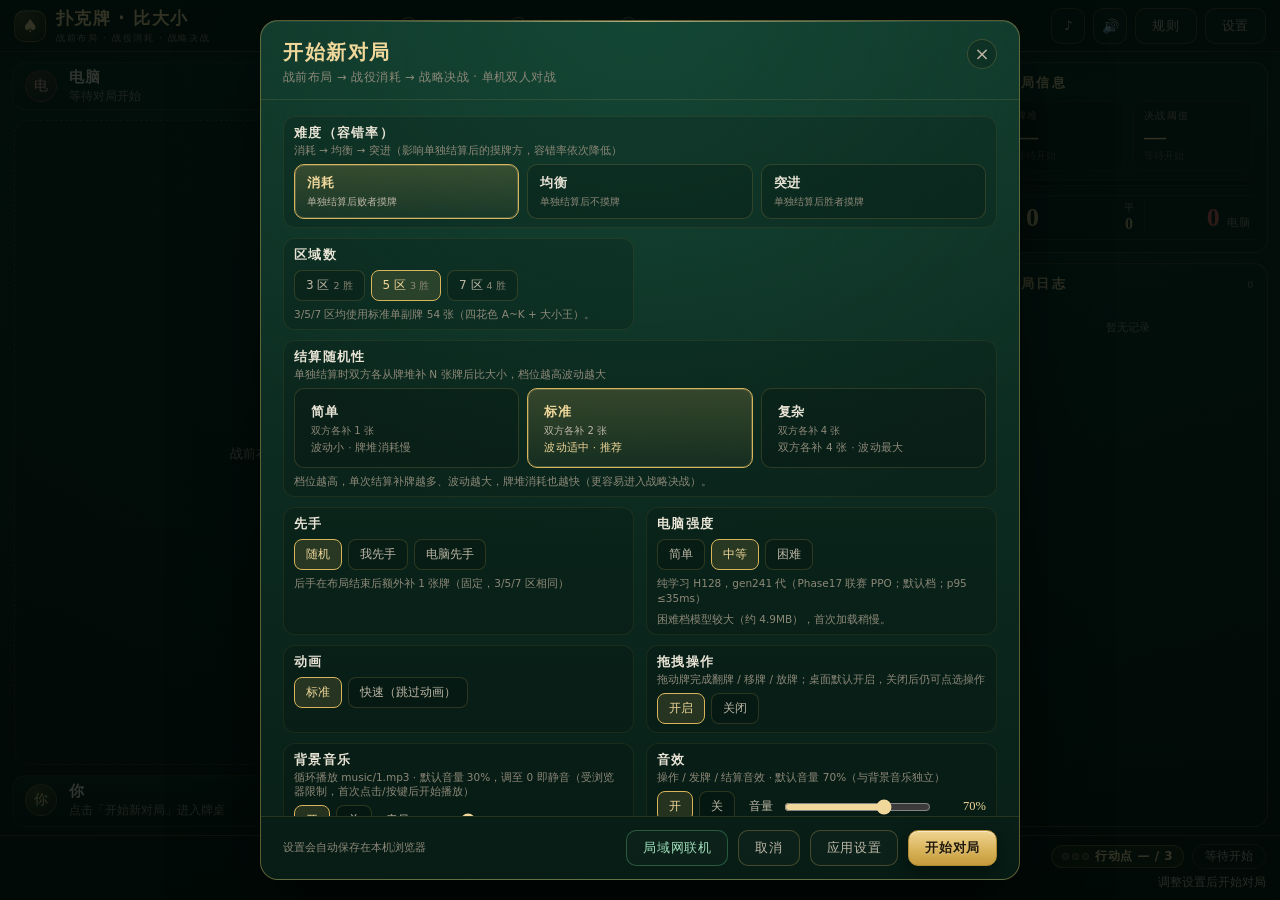
<file: index.html>
<!DOCTYPE html>
<html lang="zh-CN">
<head>
  <meta charset="utf-8" />
  <meta name="viewport" content="width=device-width, initial-scale=1" />
  <meta name="color-scheme" content="dark" />
  <title>扑克牌 · 比大小</title>
  <meta name="description" content="单机卡牌策略游戏：战前布局 → 战役消耗 → 战略决战。离线可直接打开游玩。" />
  <link rel="icon" href="data:image/svg+xml,%3Csvg xmlns='http://www.w3.org/2000/svg' viewBox='0 0 32 32'%3E%3Crect width='32' height='32' rx='7' fill='%230b3327'/%3E%3Ctext x='16' y='24' font-size='22' text-anchor='middle' fill='%23d9b45b'%3E%E2%99%A0%3C/text%3E%3C/svg%3E" />
  <link rel="stylesheet" href="css/style.css" />
</head>
<body>
  <div id="app" class="app"></div>
  <noscript>
    <div class="noscript-tip">本游戏需要启用 JavaScript 才能游玩，请在浏览器设置中开启后刷新页面。</div>
  </noscript>

  <!-- 加载顺序固定：engine → ai → ai-ml → ai-pure-simple（简单 gen60 H96） → ai-pure（中等 gen241 H128） → ai-pure-hard（困难 交付 H192 gen436） → net → music → sfx → ui → main（传统 script，file:// 可直接运行） -->
  <script src="js/engine.js"></script>
  <script src="js/ai.js"></script>
  <script src="js/ai-ml.js"></script>
  <script src="js/ai-pure-simple.js"></script>
  <script src="js/ai-pure.js"></script>
  <script src="js/ai-pure-hard.js"></script>
  <script src="js/net.js"></script>
  <script src="js/music.js"></script>
  <script src="js/sfx.js"></script>
  <script src="js/ui.js"></script>
  <script src="js/main.js"></script>
</body>
</html>
</file>
<file: css/style.css>
/* =========================================================================
 * 扑克牌 · 比大小 —— 全部样式（暗绿牌桌 + 金色质感 + 羊皮纸卡片）
 * 视觉规范：docs/UI-SPEC.md
 * ========================================================================= */

/* ------------------------------------------------------------------ *
 * 变量与基础
 * ------------------------------------------------------------------ */
:root {
  --felt-0: #071f18;
  --felt-1: #0b3327;
  --felt-2: #14503c;
  --gold: #d9b45b;
  --gold-soft: #f0d79a;
  --gold-dim: rgba(217, 180, 91, 0.32);
  --ink: #e9e4d6;
  --ink-dim: #bcb6a5;
  --ink-faint: #8d8878;
  --red: #d9534f;
  --win: #5fc98a;
  --lose: #e0605e;
  --tie: #b9a97a;
  --card-bg: #f7f1e3;
  --card-ink: #1d1a14;
  --panel: rgba(8, 34, 26, 0.72);
  --line: rgba(217, 180, 91, 0.22);
  --shadow: 0 18px 40px rgba(0, 0, 0, 0.45);
  --font-ui: "Microsoft YaHei", "PingFang SC", "Noto Sans SC", system-ui, sans-serif;
  --font-serif: Georgia, "Times New Roman", "Songti SC", serif;
  --mini-w: 46px;
  --mini-h: 64px;
  --hand-w: 58px;
  --hand-h: 82px;
}

* { box-sizing: border-box; }

html, body {
  height: 100%;
  margin: 0;
}

body {
  font-family: var(--font-ui);
  color: var(--ink);
  background:
    radial-gradient(120% 90% at 50% 0%, #17553f 0%, #0c3528 42%, #071f18 78%, #04130e 100%);
  overflow: hidden;
  -webkit-font-smoothing: antialiased;
}

body::after {
  content: "";
  position: fixed;
  inset: 0;
  pointer-events: none;
  z-index: 0;
  background:
    radial-gradient(80% 60% at 50% 45%, transparent 0%, rgba(3, 14, 10, 0.55) 100%),
    repeating-linear-gradient(0deg, rgba(255, 255, 255, 0.012) 0 1px, transparent 1px 3px);
}

button { font-family: inherit; }

button:focus-visible,
[tabindex]:focus-visible {
  outline: 2px solid var(--gold-soft);
  outline-offset: 2px;
}

kbd { font-family: var(--font-serif); }

/* ------------------------------------------------------------------ *
 * 应用骨架
 * ------------------------------------------------------------------ */
.app {
  position: relative;
  z-index: 1;
  height: 100vh;
  display: flex;
  flex-direction: column;
  min-height: 0;
}

/* ------------------------------------------------------------------ *
 * 顶栏
 * ------------------------------------------------------------------ */
.topbar {
  flex: 0 0 auto;
  height: 58px;
  display: flex;
  align-items: center;
  gap: 18px;
  padding: 0 18px;
  background: linear-gradient(180deg, rgba(4, 20, 15, 0.94), rgba(4, 18, 13, 0.7));
  border-bottom: 1px solid rgba(217, 180, 91, 0.16);
  box-shadow: 0 6px 24px rgba(0, 0, 0, 0.28);
  position: relative;
  z-index: 6;
}

.topbar::after {
  content: "";
  position: absolute;
  left: 0;
  right: 0;
  bottom: -1px;
  height: 1px;
  background: linear-gradient(90deg, transparent, rgba(217, 180, 91, 0.55), transparent);
}

.brand {
  display: flex;
  align-items: center;
  gap: 10px;
  min-width: 0;
  flex: 0 0 auto;
}

.brand-suit {
  width: 36px;
  height: 36px;
  display: grid;
  place-items: center;
  border-radius: 10px;
  font-size: 20px;
  color: var(--gold-soft);
  background: radial-gradient(circle at 30% 20%, rgba(217, 180, 91, 0.3), rgba(217, 180, 91, 0.04));
  border: 1px solid rgba(217, 180, 91, 0.35);
  box-shadow: inset 0 1px 0 rgba(255, 255, 255, 0.14);
}

.brand-text h1 {
  margin: 0;
  font-size: 19px;
  font-weight: 600;
  letter-spacing: 0.08em;
  color: var(--gold-soft);
  white-space: nowrap;
}

.brand-text p {
  margin: 2px 0 0;
  font-size: 10px;
  letter-spacing: 0.22em;
  color: var(--ink-faint);
  white-space: nowrap;
}

.phase-banner {
  display: flex;
  align-items: center;
  gap: 6px;
  margin: 0 auto;
  flex: 0 1 auto;
  overflow: hidden;
}

.phase-step {
  display: inline-flex;
  align-items: center;
  gap: 6px;
  padding: 5px 11px;
  border-radius: 999px;
  border: 1px solid transparent;
  font-size: 12px;
  color: var(--ink-faint);
  letter-spacing: 0.05em;
  transition: color 0.2s, border-color 0.2s, background 0.2s;
  white-space: nowrap;
}

.phase-num {
  width: 17px;
  height: 17px;
  border-radius: 50%;
  display: grid;
  place-items: center;
  font-family: var(--font-serif);
  font-size: 10px;
  border: 1px solid currentColor;
}

.phase-step.is-active {
  color: var(--gold-soft);
  border-color: var(--gold-dim);
  background: rgba(217, 180, 91, 0.09);
  box-shadow: 0 0 16px rgba(217, 180, 91, 0.12);
}

.phase-step.is-active .phase-num {
  background: rgba(217, 180, 91, 0.2);
  border-color: transparent;
  color: var(--gold-soft);
}

.phase-step.is-done { color: var(--ink-dim); }

.phase-step.is-done .phase-num {
  background: rgba(217, 180, 91, 0.16);
  border-color: transparent;
  color: var(--gold);
}

.phase-sep {
  color: rgba(217, 180, 91, 0.28);
  font-family: var(--font-serif);
  font-size: 14px;
}

.top-actions {
  margin-left: auto;
  display: flex;
  gap: 8px;
  flex: 0 0 auto;
}

/* 背景音乐开关（顶栏） */
.btn-music {
  width: 34px;
  padding: 0;
  font-size: 16px;
  line-height: 1;
  flex: 0 0 auto;
}

.btn-music .music-note { display: inline-block; transition: transform 0.15s ease; }
.btn-music.is-off { opacity: 0.5; }
.btn-music.is-off .music-note { text-decoration: line-through; }
.btn-music:not(:disabled):hover .music-note { transform: scale(1.1); }

/* v1.5 音效开关（顶栏） */
.btn-sfx {
  width: 34px;
  padding: 0;
  font-size: 15px;
  line-height: 1;
  flex: 0 0 auto;
}

.btn-sfx .sfx-icon { display: inline-block; font-size: 14px; line-height: 1; }
.btn-sfx.is-off { opacity: 0.5; }
.btn-sfx:not(:disabled):hover .sfx-icon { transform: scale(1.08); }

/* v1.5 回合倒计时（顶栏） */
.turn-timer {
  position: relative;
  display: inline-flex;
  align-items: center;
  justify-content: center;
  gap: 5px;
  height: 30px;
  min-width: 84px;
  padding: 0 10px 0 8px;
  border-radius: 999px;
  border: 1px solid rgba(217, 180, 91, 0.3);
  background: rgba(4, 20, 15, 0.5);
  font-family: var(--font-serif);
  overflow: hidden;
  flex: 0 0 auto;
  transition: border-color 0.2s, background 0.2s, opacity 0.2s;
}

.turn-timer[hidden] { display: none; }

.turn-timer .tt-icon { font-size: 12.5px; line-height: 1; color: var(--gold-soft); }
.turn-timer .tt-text { font-size: 13px; letter-spacing: 0.06em; color: var(--gold-soft); min-width: 32px; text-align: center; white-space: nowrap; }
.turn-timer .tt-bar { position: absolute; left: 0; right: 0; bottom: 0; height: 2px; background: rgba(255, 255, 255, 0.08); display: block; }
.turn-timer .tt-bar b { display: block; height: 100%; width: 100%; background: linear-gradient(90deg, rgba(240, 215, 154, 0.9), rgba(217, 180, 91, 0.55)); transition: width 0.18s linear; }

.turn-timer.is-urgent { border-color: rgba(224, 102, 85, 0.65); background: rgba(60, 18, 14, 0.55); }
.turn-timer.is-urgent .tt-text, .turn-timer.is-urgent .tt-icon { color: #ff9d8c; }
.turn-timer.is-urgent .tt-bar b { background: #e06655; }
.turn-timer.is-critical { animation: timerPulse 0.85s ease-in-out infinite; }

@keyframes timerPulse {
  0%, 100% { box-shadow: 0 0 0 rgba(224, 102, 85, 0); }
  50% { box-shadow: 0 0 14px rgba(224, 102, 85, 0.5); }
}

.turn-timer.is-paused { opacity: 0.85; border-color: rgba(217, 180, 91, 0.2); }
.turn-timer.is-paused .tt-text { color: var(--ink-dim); }
.turn-timer.is-opponent { opacity: 0.6; border-color: rgba(255, 255, 255, 0.12); min-width: 96px; }
.turn-timer.is-opponent .tt-icon, .turn-timer.is-opponent .tt-text { color: var(--ink-faint); }
.turn-timer.is-opponent .tt-bar { display: none; }

/* ------------------------------------------------------------------ *
 * 按钮
 * ------------------------------------------------------------------ */
.btn {
  display: inline-flex;
  align-items: center;
  justify-content: center;
  gap: 8px;
  padding: 8px 16px;
  border-radius: 10px;
  border: 1px solid var(--line);
  background: transparent;
  color: var(--ink);
  font-size: 13px;
  letter-spacing: 0.05em;
  cursor: pointer;
  transition: transform 0.16s ease, border-color 0.16s, background 0.16s, box-shadow 0.16s, color 0.16s;
  white-space: nowrap;
}

.btn:hover { transform: translateY(-1px); }

.btn:disabled {
  opacity: 0.38;
  cursor: not-allowed;
  transform: none !important;
  box-shadow: none !important;
}

.btn-primary {
  background: linear-gradient(180deg, #efd493 0%, #d9b45b 55%, #c49a3c 100%);
  border-color: #b08a30;
  color: #211808;
  font-weight: 700;
  text-shadow: 0 1px 0 rgba(255, 255, 255, 0.3);
  box-shadow: 0 8px 20px rgba(0, 0, 0, 0.4), inset 0 1px 0 rgba(255, 255, 255, 0.5);
}

.btn-primary:not(:disabled):hover {
  box-shadow: 0 10px 26px rgba(0, 0, 0, 0.45), 0 0 22px rgba(217, 180, 91, 0.3), inset 0 1px 0 rgba(255, 255, 255, 0.55);
}

.btn-ghost {
  border-color: rgba(217, 180, 91, 0.28);
  color: var(--ink-dim);
  background: rgba(255, 255, 255, 0.02);
}

.btn-ghost:not(:disabled):hover {
  color: var(--gold-soft);
  border-color: var(--gold);
  background: rgba(217, 180, 91, 0.07);
}

.btn-lg { padding: 12px 28px; font-size: 15px; }

/* ------------------------------------------------------------------ *
 * 主区域布局
 * ------------------------------------------------------------------ */
.table {
  flex: 1 1 auto;
  min-height: 0;
  display: grid;
  grid-template-columns: minmax(0, 1fr) 300px;
  gap: 12px;
  padding: 12px 16px 10px;
}

.board {
  min-width: 0;
  min-height: 0;
  display: grid;
  /* 显式单列 + minmax(0,1fr)：巨量手牌/多背面牌时收缩到牌桌列宽，避免隐式 auto 轨道被 max-content 撑开 */
  grid-template-columns: minmax(0, 1fr);
  grid-template-rows: auto minmax(0, 1fr) auto;
  gap: 8px;
}

/* ------------------------------------------------------------------ *
 * 座位
 * ------------------------------------------------------------------ */
.seat {
  border: 1px solid rgba(217, 180, 91, 0.13);
  border-radius: 14px;
  background: linear-gradient(180deg, rgba(11, 44, 34, 0.42), rgba(5, 22, 17, 0.3));
  box-shadow: inset 0 1px 0 rgba(255, 255, 255, 0.03);
}

.seat-opponent {
  display: flex;
  align-items: center;
  padding: 7px 14px;
  min-height: 54px;
}

.seat-player {
  padding: 8px 14px 10px;
}

.seat-inner {
  display: flex;
  align-items: center;
  gap: 12px;
  width: 100%;
  min-width: 0;
}

.seat-player .seat-inner { flex-wrap: wrap; }

.seat-avatar {
  flex: 0 0 auto;
  width: 36px;
  height: 36px;
  border-radius: 50%;
  display: grid;
  place-items: center;
  font-family: var(--font-serif);
  font-size: 16px;
  color: var(--gold-soft);
  border: 1px solid rgba(217, 180, 91, 0.3);
  background: radial-gradient(circle at 30% 20%, rgba(217, 180, 91, 0.26), rgba(217, 180, 91, 0.02));
}

.avatar-p2 {
  color: #f0b3b1;
  border-color: rgba(224, 96, 94, 0.32);
  background: radial-gradient(circle at 30% 20%, rgba(224, 96, 94, 0.24), rgba(224, 96, 94, 0.02));
}

.seat-info { display: flex; flex-direction: column; gap: 2px; min-width: 0; }

.seat-line { display: flex; align-items: center; gap: 8px; }

.seat-name {
  font-size: 14.5px;
  font-weight: 600;
  letter-spacing: 0.05em;
  color: var(--ink);
  max-width: 160px;
  overflow: hidden;
  text-overflow: ellipsis;
  white-space: nowrap;
}

.seat-tag {
  font-size: 10px;
  padding: 1px 7px;
  border-radius: 999px;
  border: 1px solid var(--line);
  color: var(--ink-faint);
}

.seat-tag.is-first {
  color: var(--gold-soft);
  border-color: var(--gold-dim);
  background: rgba(217, 180, 91, 0.1);
}

.seat-tag.is-second { color: var(--ink-faint); }

.seat-sub { font-size: 11.5px; color: var(--ink-faint); }

.seat-sub b {
  color: var(--gold-soft);
  font-family: var(--font-serif);
  font-size: 13px;
  font-weight: 600;
}

.opp-hand-stack {
  margin-left: auto;
  display: flex;
  align-items: center;
  padding-left: 10px;
  flex: 0 0 auto;
}

.opp-hand-stack .card-tiny {
  width: 24px;
  height: 34px;
  margin-left: -13px;
  border-radius: 4px;
}

.opp-hand-stack .card-tiny:first-child { margin-left: 0; }

.opp-hand-count {
  margin-left: 8px;
  font-family: var(--font-serif);
  font-size: 12px;
  color: var(--ink-faint);
}

.opp-hand-empty { font-size: 11px; color: var(--ink-faint); }

/* ------------------------------------------------------------------ *
 * 手牌
 * ------------------------------------------------------------------ */
.hand {
  display: flex;
  align-items: flex-end;
  gap: 7px;
  flex: 1 1 100%;
  margin-top: 6px;
  padding: 4px 2px 2px;
  min-height: calc(var(--hand-h) + 8px);
  overflow-x: auto;
  overflow-y: visible;
  scrollbar-width: thin;
  scrollbar-color: rgba(217, 180, 91, 0.3) transparent;
}

.hand::-webkit-scrollbar { height: 5px; }
.hand::-webkit-scrollbar-thumb { background: rgba(217, 180, 91, 0.3); border-radius: 999px; }

.hand-empty { font-size: 12px; color: var(--ink-faint); padding: 20px 4px; }

/* ------------------------------------------------------------------ *
 * 卡片
 * ------------------------------------------------------------------ */
.card {
  position: relative;
  display: inline-flex;
  flex: 0 0 auto;
  flex-direction: column;
  align-items: center;
  justify-content: center;
  border-radius: 6px;
  font-family: var(--font-serif);
  user-select: none;
  line-height: 1;
}

.card-mini {
  width: var(--mini-w);
  height: var(--mini-h);
  color: var(--card-ink);
  background: linear-gradient(160deg, #fdf9ee 0%, #f5ecdb 55%, #eadfc8 100%);
  border: 1px solid rgba(126, 100, 45, 0.5);
  box-shadow: 0 2px 4px rgba(0, 0, 0, 0.35), inset 0 1px 0 rgba(255, 255, 255, 0.75);
}

.card-mini.is-red { color: #ad352f; }

.c-rank {
  font-size: calc(var(--mini-w) * 0.44);
  font-weight: 700;
  letter-spacing: -0.02em;
}

.c-suit {
  font-size: calc(var(--mini-w) * 0.32);
  margin-top: 2px;
}

.card.is-joker .c-rank { font-size: calc(var(--mini-w) * 0.26); letter-spacing: 0; }
.card.is-joker .c-suit { font-size: calc(var(--mini-w) * 0.22); color: var(--gold); }

.card-hand {
  width: var(--hand-w);
  height: var(--hand-h);
  color: var(--card-ink);
  background: linear-gradient(160deg, #fdfaf1 0%, #f6eddc 55%, #eadfc6 100%);
  border: 1px solid rgba(126, 100, 45, 0.55);
  box-shadow: 0 4px 10px rgba(0, 0, 0, 0.42), inset 0 1px 0 rgba(255, 255, 255, 0.8);
  padding: 0;
  cursor: pointer;
  transition: transform 0.16s ease, box-shadow 0.16s ease, opacity 0.16s, filter 0.16s;
  font-family: var(--font-serif);
}

.card-hand.is-red { color: #ad352f; }

.card-hand .c-rank { font-size: 26px; }
.card-hand .c-suit { font-size: 18px; margin-top: 3px; }
.card-hand.is-joker .c-rank { font-size: 17px; }
.card-hand.is-joker .c-suit { font-size: 13px; color: var(--gold); }

.card-hand:not(:disabled):hover {
  transform: translateY(-6px);
  box-shadow: 0 10px 20px rgba(0, 0, 0, 0.5), 0 0 0 1px rgba(240, 215, 154, 0.4);
}

.card-hand.is-selected {
  transform: translateY(-11px);
  box-shadow: 0 0 0 2px var(--gold-soft), 0 14px 24px rgba(0, 0, 0, 0.55), 0 0 18px rgba(217, 180, 91, 0.35);
}

.card-hand.is-used { opacity: 0.34; filter: grayscale(0.5); cursor: not-allowed; }

.c-value {
  position: absolute;
  bottom: 3px;
  right: 4px;
  font-family: var(--font-ui);
  font-size: 9px;
  color: rgba(29, 26, 20, 0.5);
  letter-spacing: 0;
}

.used-badge {
  position: absolute;
  top: 3px;
  left: 3px;
  padding: 1px 4px;
  border-radius: 4px;
  font-family: var(--font-ui);
  font-size: 8.5px;
  color: #2a2008;
  background: var(--gold);
  z-index: 1;
}

.card-back {
  background: linear-gradient(160deg, #0f3f2e 0%, #0a2c20 55%, #071f18 100%);
  border: 1px solid rgba(217, 180, 91, 0.48);
  box-shadow: inset 0 0 0 1px rgba(255, 255, 255, 0.03), 0 3px 6px rgba(0, 0, 0, 0.45);
}

.back-pattern {
  position: absolute;
  inset: 3px;
  border-radius: 4px;
  border: 1px solid rgba(217, 180, 91, 0.32);
  background:
    repeating-linear-gradient(45deg, rgba(217, 180, 91, 0.14) 0 2px, transparent 2px 6px),
    repeating-linear-gradient(-45deg, rgba(217, 180, 91, 0.09) 0 2px, transparent 2px 6px);
}

.card-empty,
.back-empty {
  font-size: 10.5px;
  color: rgba(233, 228, 214, 0.3);
  font-family: var(--font-ui);
  align-self: center;
}

/* ------------------------------------------------------------------ *
 * 区域网格
 * ------------------------------------------------------------------ */
.regions {
  min-width: 0;
  min-height: 0;
  display: grid;
  grid-template-columns: repeat(var(--cols, 5), minmax(0, 1fr));
  gap: 8px;
  padding: 2px;
  align-content: stretch;
}

.regions.is-layout {
  grid-template-columns: minmax(0, 1fr);
  padding: 0;
}

.region {
  position: relative;
  min-width: 0;
  min-height: 0;
  display: flex;
  flex-direction: column;
  gap: 5px;
  padding: 8px 8px 7px;
  border-radius: 12px;
  border: 1px solid rgba(217, 180, 91, 0.2);
  background: linear-gradient(180deg, rgba(19, 74, 56, 0.45), rgba(5, 24, 18, 0.62));
  box-shadow: inset 0 1px 0 rgba(255, 255, 255, 0.04), 0 4px 12px rgba(0, 0, 0, 0.18);
  transition: transform 0.18s ease, border-color 0.18s, box-shadow 0.18s, opacity 0.18s, filter 0.18s;
  overflow: hidden;
}

.region.is-settleable {
  border-color: rgba(217, 180, 91, 0.55);
  animation: breathe 2.8s ease-in-out infinite;
}

.region.is-target {
  cursor: pointer;
  border-color: var(--gold-soft);
  transform: translateY(-3px);
  box-shadow: 0 0 0 1px rgba(240, 215, 154, 0.55), 0 12px 24px rgba(0, 0, 0, 0.42), 0 0 26px rgba(217, 180, 91, 0.2);
  animation: none;
}

.region.is-dim { opacity: 0.42; filter: saturate(0.65); }

.region.is-picked {
  border-color: var(--gold-soft);
  box-shadow: 0 0 0 1px rgba(240, 215, 154, 0.5), 0 0 20px rgba(217, 180, 91, 0.18);
}

.region.is-flash { animation: regionFlash 0.38s ease; }

.region-head {
  display: flex;
  align-items: center;
  justify-content: space-between;
  gap: 6px;
  flex: 0 0 auto;
}

/* 未结算区域中央的暗纹花色，填充纵向留白 */
.region:not(.is-settled)::after {
  content: "♠";
  position: absolute;
  right: 7px;
  bottom: 36px;
  font-family: var(--font-serif);
  font-size: 56px;
  line-height: 1;
  color: rgba(217, 180, 91, 0.05);
  pointer-events: none;
}

.regions > .region:nth-child(4n + 2)::after { content: "♥"; color: rgba(224, 96, 94, 0.06); }
.regions > .region:nth-child(4n + 3)::after { content: "♦"; color: rgba(224, 96, 94, 0.06); }
.regions > .region:nth-child(4n + 4)::after { content: "♣"; }

.region-name {
  font-size: 11.5px;
  letter-spacing: 0.12em;
  color: var(--ink-dim);
}

.region-badge {
  font-size: 9.5px;
  padding: 1px 7px;
  border-radius: 999px;
  border: 1px solid rgba(233, 228, 214, 0.14);
  color: var(--ink-faint);
  white-space: nowrap;
}

.region-badge.is-ready {
  color: #16240c;
  background: linear-gradient(180deg, #f0d79a, #d9b45b);
  border-color: transparent;
  font-weight: 700;
}

.region-badge.is-done {
  color: var(--ink-faint);
  background: rgba(255, 255, 255, 0.04);
}

.region-side { display: flex; flex-direction: column; gap: 3px; min-width: 0; min-height: 0; flex: 0 1 auto; }

.side-label {
  display: flex;
  align-items: center;
  justify-content: space-between;
  gap: 6px;
  font-size: 10px;
  color: var(--ink-faint);
  flex: 0 0 auto;
}

.side-name {
  letter-spacing: 0.1em;
  max-width: 62%;
  overflow: hidden;
  text-overflow: ellipsis;
  white-space: nowrap;
}

.sum-chip {
  min-width: 24px;
  text-align: center;
  padding: 0 6px;
  border-radius: 999px;
  font-family: var(--font-serif);
  font-size: 12px;
  color: var(--ink-dim);
  background: rgba(0, 0, 0, 0.24);
  border: 1px solid rgba(233, 228, 214, 0.08);
  line-height: 1.5;
}

.sum-chip.is-ahead { color: var(--gold-soft); border-color: rgba(217, 180, 91, 0.4); }

.card-row {
  display: flex;
  flex-wrap: wrap;
  gap: 3px;
  align-content: flex-start;
  min-height: 18px;
  max-height: calc(var(--mini-h) * 2 + 4px);
  overflow: hidden;
  flex: 0 1 auto;
}

.region-vs { display: flex; justify-content: center; flex: 0 0 auto; }

.vs-chip {
  font-family: var(--font-serif);
  font-size: 10.5px;
  padding: 0 10px;
  border-radius: 999px;
  border: 1px solid rgba(233, 228, 214, 0.1);
  color: var(--ink-faint);
  background: rgba(0, 0, 0, 0.18);
  line-height: 1.6;
}

.vs-chip.is-plus { color: var(--win); border-color: rgba(95, 201, 138, 0.32); }
.vs-chip.is-minus { color: var(--lose); border-color: rgba(224, 96, 94, 0.3); }
.vs-chip.is-even { color: var(--tie); }

.region-backs {
  display: flex;
  justify-content: space-between;
  align-items: flex-end;
  gap: 6px;
  margin-top: auto;
  padding-top: 2px;
  border-top: 1px dashed rgba(217, 180, 91, 0.12);
  flex: 0 0 auto; /* 背面区恒定可见：空间不足时优先压缩上方正面牌行 */
}

.back-group { display: flex; flex-direction: column; gap: 2px; min-width: 0; flex: 0 1 auto; }
.back-group.back-mine { align-items: flex-end; }

.back-label { font-size: 9px; color: var(--ink-faint); letter-spacing: 0.06em; flex: 0 0 auto; }
.back-stack {
  display: flex;
  align-items: center;
  gap: 2px;
  min-height: 26px;
  flex-wrap: wrap;
  align-content: flex-start;
  min-width: 0;
}

.back-tiny { width: 18px; height: 26px; border-radius: 3px; }
.back-tiny .back-pattern { inset: 2px; border-radius: 2px; }

.back-count { font-family: var(--font-serif); font-size: 11px; color: var(--ink-faint); }

.back-btn {
  width: 24px;
  height: 34px;
  border-radius: 4px;
  padding: 0;
  cursor: default;
  flex: 0 0 auto; /* 牌多时保持固定尺寸并换行，不收缩成不可点击 */
  transition: transform 0.16s ease, box-shadow 0.16s ease;
}

.back-btn .back-pattern { inset: 2px; border-radius: 3px; }

.back-btn.is-clickable {
  cursor: pointer;
  box-shadow: 0 0 0 1px var(--gold-soft), 0 0 12px rgba(217, 180, 91, 0.35);
  animation: backPulse 1.8s ease-in-out infinite;
}

.back-btn.is-clickable:hover { transform: translateY(-4px); }

.back-btn.is-source {
  box-shadow: 0 0 0 2px var(--gold-soft), 0 0 16px rgba(217, 180, 91, 0.5);
  transform: translateY(-3px);
}

.region .settle-card { width: 30px; height: 42px; }
.region .settle-card .c-rank { font-size: 14px; }
.region .settle-card .c-suit { font-size: 10px; }
.region .settle-card.is-drawn { box-shadow: 0 0 0 1px var(--gold-soft), 0 0 8px rgba(217, 180, 91, 0.25); }

/* 已结算区域 */
.region.is-settled {
  border-color: rgba(255, 255, 255, 0.08);
  background: linear-gradient(180deg, rgba(22, 40, 33, 0.6), rgba(7, 20, 15, 0.72));
  box-shadow: inset 0 1px 0 rgba(255, 255, 255, 0.03);
}

.region.is-settled.is-win { border-color: rgba(95, 201, 138, 0.32); }
.region.is-settled.is-lose { border-color: rgba(224, 96, 94, 0.28); }

.settled-banner {
  text-align: center;
  font-size: 12.5px;
  font-weight: 700;
  letter-spacing: 0.08em;
  padding: 2px 4px;
  border-radius: 6px;
  flex: 0 0 auto;
}

.region.is-win .settled-banner { color: #07251a; background: linear-gradient(180deg, #9be7bd, #5fc98a); }
.region.is-lose .settled-banner { color: #2a0b0b; background: linear-gradient(180deg, #f2a2a0, #e0605e); }
.region.is-tie .settled-banner { color: #2a240f; background: linear-gradient(180deg, #dccd9c, #b9a97a); }

.settled-line {
  display: flex;
  align-items: flex-start;
  gap: 4px;
  font-size: 9.5px;
  color: var(--ink-faint);
  min-width: 0;
}

.settled-name {
  flex: 0 0 auto;
  max-width: 46px;
  padding-top: 2px;
  letter-spacing: 0.04em;
  overflow: hidden;
  text-overflow: ellipsis;
  white-space: nowrap;
}

.settled-cards { flex: 1 1 auto; display: flex; flex-wrap: wrap; gap: 2px; min-width: 0; }

.settled-sum {
  flex: 0 0 auto;
  font-family: var(--font-serif);
  font-size: 13px;
  color: var(--gold-soft);
}

.settled-diff { font-size: 9.5px; color: rgba(233, 228, 214, 0.28); text-align: right; }

.settled-note {
  font-size: 9.5px;
  line-height: 1.4;
  color: var(--ink-faint);
  border-top: 1px dashed rgba(217, 180, 91, 0.12);
  padding-top: 3px;
  margin-top: auto;
}

/* ------------------------------------------------------------------ *
 * 战前布局面板
 * ------------------------------------------------------------------ */
.layout-panel {
  position: relative;
  display: flex;
  flex-direction: column;
  justify-content: space-between;
  gap: 16px;
  min-height: 0;
  height: 100%;
  overflow: auto;
  padding: 20px 24px;
  border-radius: 16px;
  border: 1px solid var(--line);
  background:
    radial-gradient(120% 140% at 50% 0%, rgba(23, 85, 63, 0.5), rgba(5, 22, 17, 0.5)),
    linear-gradient(180deg, rgba(10, 40, 31, 0.4), rgba(5, 20, 15, 0.45));
  box-shadow: inset 0 1px 0 rgba(255, 255, 255, 0.04);
}

/* 布局面板中央的巨型暗纹花色，柔化纵向留白 */
.layout-panel::before {
  content: "♠";
  position: absolute;
  left: 50%;
  top: 46%;
  transform: translate(-50%, -50%);
  font-family: var(--font-serif);
  font-size: 330px;
  line-height: 1;
  color: rgba(217, 180, 91, 0.028);
  pointer-events: none;
  z-index: 0;
}

.layout-panel > * { position: relative; z-index: 1; }

.layout-head {
  display: flex;
  align-items: flex-start;
  justify-content: space-between;
  gap: 24px;
}

.layout-kicker {
  font-size: 11px;
  letter-spacing: 0.34em;
  color: var(--gold);
  text-transform: uppercase;
}

.layout-hint {
  margin: 7px 0 0;
  font-size: 13.5px;
  line-height: 1.65;
  color: var(--ink-dim);
  max-width: 860px;
}

.layout-progress {
  display: flex;
  flex-direction: column;
  gap: 3px;
  text-align: right;
  font-size: 12px;
  color: var(--ink-faint);
  white-space: nowrap;
  flex: 0 0 auto;
}

.layout-progress b { font-family: var(--font-serif); font-size: 19px; color: var(--gold-soft); }
.layout-mini { font-size: 10.5px; }

.layout-slots {
  display: grid;
  grid-template-columns: repeat(var(--cols, 5), minmax(0, 1fr));
  gap: 12px;
}

.layout-slot {
  display: flex;
  flex-direction: column;
  align-items: center;
  gap: 8px;
  padding: 14px 10px 12px;
  border-radius: 14px;
  border: 1.5px dashed rgba(217, 180, 91, 0.38);
  background: rgba(3, 17, 12, 0.3);
  color: var(--ink-dim);
  cursor: pointer;
  transition: transform 0.16s ease, border-color 0.16s, background 0.16s, box-shadow 0.16s;
  font-family: inherit;
}

.layout-slot:hover {
  transform: translateY(-3px);
  border-color: var(--gold-soft);
  background: rgba(20, 78, 59, 0.32);
}

.layout-slot.is-ready { border-color: var(--gold-soft); box-shadow: 0 0 20px rgba(217, 180, 91, 0.14); }

.layout-slot.is-filled {
  border-style: solid;
  border-color: rgba(217, 180, 91, 0.55);
  background: linear-gradient(180deg, rgba(23, 86, 64, 0.4), rgba(6, 26, 19, 0.4));
}

.slot-name { font-size: 11px; letter-spacing: 0.16em; color: var(--ink-faint); }

.slot-body { height: calc(var(--mini-h) + 8px); display: grid; place-items: center; }

.slot-body .slot-card { width: var(--mini-w); height: var(--mini-h); }

.slot-empty {
  font-size: 30px;
  color: rgba(217, 180, 91, 0.42);
  font-family: var(--font-serif);
  line-height: 1;
}

.slot-hint { font-size: 10px; color: var(--ink-faint); }

.layout-controls {
  padding-top: 12px;
  border-top: 1px solid rgba(217, 180, 91, 0.12);
  display: flex;
  align-items: center;
  justify-content: space-between;
  gap: 16px;
}

.layout-tip { font-size: 11.5px; color: var(--ink-faint); }

.layout-btns { display: flex; gap: 10px; }

/* ------------------------------------------------------------------ *
 * 空状态
 * ------------------------------------------------------------------ */
.empty-state {
  grid-column: 1 / -1;
  display: flex;
  flex-direction: column;
  align-items: center;
  justify-content: center;
  gap: 12px;
  text-align: center;
  border: 1px dashed rgba(217, 180, 91, 0.22);
  border-radius: 16px;
  background: rgba(4, 18, 13, 0.3);
  padding: 30px;
}

.empty-mark {
  font-size: 26px;
  letter-spacing: 0.5em;
  color: rgba(217, 180, 91, 0.5);
}

.empty-state h2 {
  margin: 0;
  font-size: 24px;
  letter-spacing: 0.14em;
  color: var(--gold-soft);
  font-family: var(--font-serif);
}

.empty-state p { margin: 0 0 6px; font-size: 13px; color: var(--ink-dim); }

/* ------------------------------------------------------------------ *
 * 侧栏
 * ------------------------------------------------------------------ */
.sidebar {
  min-width: 0;
  min-height: 0;
  display: grid;
  grid-template-rows: auto minmax(0, 1fr);
  gap: 10px;
}

.stat-panel,
.log-panel {
  min-height: 0;
  display: flex;
  flex-direction: column;
  gap: 9px;
  padding: 12px 14px;
  border: 1px solid var(--line);
  border-radius: 14px;
  background: linear-gradient(180deg, rgba(10, 42, 32, 0.6), rgba(4, 20, 15, 0.55));
  box-shadow: inset 0 1px 0 rgba(255, 255, 255, 0.03);
}

.panel-head {
  display: flex;
  align-items: center;
  justify-content: space-between;
  gap: 8px;
  flex: 0 0 auto;
}

.panel-head h2 {
  margin: 0;
  font-size: 12.5px;
  font-weight: 600;
  letter-spacing: 0.2em;
  color: var(--gold-soft);
}

.phase-chip {
  font-size: 10px;
  letter-spacing: 0.12em;
  padding: 1px 8px;
  border-radius: 999px;
  border: 1px solid var(--line);
  color: var(--ink-faint);
}

.stat-grid { display: grid; grid-template-columns: 1fr 1fr; gap: 8px; }

.stat {
  display: flex;
  flex-direction: column;
  gap: 1px;
  padding: 7px 10px;
  border-radius: 10px;
  background: rgba(0, 0, 0, 0.2);
  border: 1px solid rgba(217, 180, 91, 0.09);
}

.stat-label { font-size: 10px; letter-spacing: 0.14em; color: var(--ink-faint); }

.stat-value {
  font-family: var(--font-serif);
  font-size: 25px;
  line-height: 1.15;
  color: var(--gold-soft);
  transition: color 0.3s;
}

.stat-value.is-danger { color: var(--lose); animation: dangerPulse 1.5s ease-in-out infinite; }
.stat-value.is-pulse { animation: statPulse 0.42s ease; }

.stat-hint { font-size: 9.5px; color: rgba(233, 228, 214, 0.32); }

.deck-meter {
  height: 6px;
  border-radius: 999px;
  overflow: hidden;
  background: rgba(0, 0, 0, 0.35);
  border: 1px solid rgba(217, 180, 91, 0.12);
  flex: 0 0 auto;
}

.deck-fill {
  height: 100%;
  width: 0;
  background: linear-gradient(90deg, #b98f33, #f0d79a);
  transition: width 0.4s ease;
}

.deck-meter.is-danger .deck-fill { background: linear-gradient(90deg, #9d3230, #e0605e); }

.scoreboard {
  display: grid;
  grid-template-columns: 1fr auto 1fr;
  align-items: center;
  gap: 6px;
  padding: 6px 2px;
  border-top: 1px solid rgba(217, 180, 91, 0.12);
  border-bottom: 1px solid rgba(217, 180, 91, 0.12);
}

.score-side { display: flex; align-items: baseline; gap: 7px; }
.score-side.score-p2 { justify-content: flex-end; }

.score-name {
  font-size: 11px;
  color: var(--ink-faint);
  letter-spacing: 0.1em;
  max-width: 72px;
  overflow: hidden;
  text-overflow: ellipsis;
  white-space: nowrap;
}

.score-num {
  font-family: var(--font-serif);
  font-size: 30px;
  font-weight: 700;
  line-height: 1;
  color: var(--gold-soft);
}

.score-p2 .score-num { color: var(--lose); }

.score-center {
  display: flex;
  flex-direction: column;
  align-items: center;
  padding: 0 10px;
  border-left: 1px solid rgba(217, 180, 91, 0.12);
  border-right: 1px solid rgba(217, 180, 91, 0.12);
}

.score-tie-label { font-size: 9.5px; color: var(--ink-faint); }

.score-tie-num { font-family: var(--font-serif); font-size: 16px; color: var(--tie); }

.score-caption { font-size: 10px; color: var(--ink-faint); text-align: center; letter-spacing: 0.04em; }

.log-panel { flex: 1 1 auto; }

.log-count {
  font-family: var(--font-serif);
  font-size: 10.5px;
  color: var(--ink-faint);
}

.log-list {
  flex: 1 1 auto;
  min-height: 0;
  overflow-y: auto;
  display: flex;
  flex-direction: column;
  gap: 4px;
  padding-right: 3px;
  scrollbar-width: thin;
  scrollbar-color: rgba(217, 180, 91, 0.28) transparent;
}

.log-list::-webkit-scrollbar { width: 5px; }
.log-list::-webkit-scrollbar-thumb { background: rgba(217, 180, 91, 0.28); border-radius: 999px; }

.log-item {
  display: flex;
  gap: 7px;
  padding: 3px 7px;
  border-radius: 6px;
  border-left: 2px solid transparent;
  background: rgba(255, 255, 255, 0.022);
  font-size: 11px;
  line-height: 1.5;
  color: var(--ink-dim);
}

.log-seq {
  flex: 0 0 auto;
  font-family: var(--font-serif);
  font-size: 9px;
  padding-top: 2px;
  color: rgba(233, 228, 214, 0.24);
}

.log-text { min-width: 0; word-break: break-word; }

.log-item.tone-p1 { border-left-color: rgba(217, 180, 91, 0.55); color: #e8d9ab; }
.log-item.tone-p2 { border-left-color: rgba(224, 96, 94, 0.5); color: #e9b8b6; }
.log-item.tone-warn { border-left-color: rgba(240, 215, 154, 0.7); color: var(--gold-soft); background: rgba(217, 180, 91, 0.06); }
.log-item.tone-result { border-left-color: rgba(95, 201, 138, 0.6); color: #a9e3c2; background: rgba(95, 201, 138, 0.05); }

.log-empty { color: var(--ink-faint); font-size: 11px; text-align: center; padding: 18px 0; }

/* ------------------------------------------------------------------ *
 * 行动栏
 * ------------------------------------------------------------------ */
.actionbar {
  flex: 0 0 auto;
  display: grid;
  grid-template-columns: minmax(0, 1fr) 340px;
  align-items: center;
  gap: 16px;
  padding: 9px 18px 11px;
  background: linear-gradient(180deg, rgba(4, 20, 15, 0.42), rgba(3, 14, 10, 0.94));
  border-top: 1px solid var(--line);
  position: relative;
  z-index: 4;
}

.actionbar::before {
  content: "";
  position: absolute;
  left: 0;
  right: 0;
  top: -1px;
  height: 1px;
  background: linear-gradient(90deg, transparent, rgba(217, 180, 91, 0.4), transparent);
}

.action-buttons {
  display: grid;
  grid-template-columns: repeat(6, minmax(0, 1fr));
  gap: 8px;
  min-width: 0;
}

.action-btn {
  position: relative;
  display: flex;
  align-items: center;
  gap: 9px;
  min-width: 0;
  padding: 8px 10px;
  border-radius: 12px;
  border: 1px solid rgba(217, 180, 91, 0.2);
  background: linear-gradient(180deg, rgba(21, 82, 62, 0.42), rgba(7, 28, 21, 0.55));
  color: var(--ink);
  text-align: left;
  cursor: pointer;
  transition: transform 0.16s ease, border-color 0.16s, box-shadow 0.16s, background 0.16s;
}

.action-btn:not(:disabled):hover {
  transform: translateY(-2px);
  border-color: var(--gold);
  box-shadow: 0 8px 18px rgba(0, 0, 0, 0.35);
}

.action-btn.is-active {
  border-color: var(--gold-soft);
  background: linear-gradient(180deg, rgba(217, 180, 91, 0.22), rgba(18, 62, 47, 0.5));
  box-shadow: 0 0 0 1px rgba(240, 215, 154, 0.4), 0 0 20px rgba(217, 180, 91, 0.16);
}

.action-btn:disabled { opacity: 0.36; cursor: not-allowed; filter: saturate(0.75); }

.action-icon {
  flex: 0 0 auto;
  width: 28px;
  height: 28px;
  display: grid;
  place-items: center;
  border-radius: 9px;
  border: 1px solid rgba(217, 180, 91, 0.14);
  background: rgba(0, 0, 0, 0.24);
  color: var(--gold-soft);
  font-size: 14px;
}

.action-text { display: flex; flex-direction: column; gap: 1px; min-width: 0; padding-right: 8px; }

.action-text b { font-size: 13.5px; letter-spacing: 0.08em; color: var(--ink); }
.action-text small {
  font-size: 10px;
  color: var(--ink-faint);
  white-space: nowrap;
  overflow: hidden;
  text-overflow: ellipsis;
}

.action-key {
  position: absolute;
  top: 4px;
  right: 6px;
  font-family: var(--font-serif);
  font-size: 9.5px;
  color: rgba(217, 180, 91, 0.5);
}

/* v1.4：行动点 / 消耗角标 / 结束回合 */
.action-cost {
  position: absolute;
  right: 6px;
  bottom: 4px;
  min-width: 16px;
  height: 16px;
  padding: 0 4px;
  border-radius: 8px;
  display: inline-flex;
  align-items: center;
  justify-content: center;
  font-family: var(--font-serif);
  font-size: 9.5px;
  line-height: 1;
  color: #1b2a22;
  background: linear-gradient(180deg, rgba(240, 215, 154, 0.95), rgba(217, 180, 91, 0.9));
  box-shadow: 0 1px 4px rgba(0, 0, 0, 0.35);
  pointer-events: none;
}

.action-btn.is-end-turn {
  border-color: rgba(217, 180, 91, 0.34);
  background: linear-gradient(180deg, rgba(56, 48, 20, 0.5), rgba(15, 24, 18, 0.62));
}

.action-btn.is-end-turn .action-icon { color: #f0d79a; border-color: rgba(217, 180, 91, 0.28); }
.action-btn.is-end-turn .action-text b { color: var(--gold-soft); }

.action-status {
  display: flex;
  align-items: center;
  justify-content: flex-end;
  gap: 8px;
  flex-wrap: wrap;
  min-height: 22px;
}

.ap-meter {
  display: inline-flex;
  align-items: center;
  gap: 6px;
  padding: 2px 10px;
  border-radius: 999px;
  border: 1px solid rgba(217, 180, 91, 0.34);
  background: rgba(217, 180, 91, 0.1);
  white-space: nowrap;
}

.ap-dots { display: inline-flex; align-items: center; gap: 3px; }

.ap-dot {
  width: 7px;
  height: 7px;
  border-radius: 50%;
  background: rgba(255, 255, 255, 0.14);
  border: 1px solid rgba(217, 180, 91, 0.35);
}

.ap-dot.is-filled { background: var(--gold-soft); border-color: transparent; box-shadow: 0 0 6px rgba(240, 215, 154, 0.5); }

.ap-text { font-size: 12px; letter-spacing: 0.04em; color: var(--gold-soft); }

.ap-actor {
  font-size: 9.5px;
  line-height: 14px;
  padding: 0 4px;
  border-radius: 6px;
  border: 1px solid rgba(190, 90, 76, 0.45);
  background: rgba(190, 90, 76, 0.16);
  color: #e6a99d;
  letter-spacing: 0.08em;
}

.ap-actor[hidden] { display: none; }

.ap-meter.is-opponent { border-color: rgba(190, 90, 76, 0.4); background: rgba(190, 90, 76, 0.1); }
.ap-meter.is-opponent .ap-text { color: #e6a99d; }
.ap-meter.is-opponent .ap-dot { border-color: rgba(230, 169, 157, 0.4); }
.ap-meter.is-opponent .ap-dot.is-filled { background: #e08a78; box-shadow: 0 0 6px rgba(224, 138, 120, 0.45); }
.ap-meter.is-empty .ap-text { color: var(--ink-faint); }
.ap-meter.is-empty .ap-dot { border-color: rgba(255, 255, 255, 0.16); }
.ap-meter.is-empty .ap-dot.is-filled { background: var(--ink-faint); box-shadow: none; }

/* v1.4：己方背面牌悬停真实牌面 */
.own-back-tooltip {
  position: fixed;
  z-index: 80;
  transform: translate(-50%, -100%);
  max-width: 240px;
  padding: 5px 10px;
  border-radius: 8px;
  border: 1px solid rgba(217, 180, 91, 0.55);
  background: rgba(8, 24, 18, 0.96);
  color: var(--gold-soft);
  font-family: var(--font-serif);
  font-size: 13px;
  letter-spacing: 0.08em;
  white-space: nowrap;
  box-shadow: 0 8px 20px rgba(0, 0, 0, 0.5);
  pointer-events: none;
}

.own-back-tooltip[hidden] { display: none; }
.own-back-tooltip.is-below { transform: translate(-50%, 0); }

.own-back-tooltip::after {
  content: "";
  position: absolute;
  left: 50%;
  bottom: -5px;
  width: 8px;
  height: 8px;
  margin-left: -4px;
  transform: rotate(45deg);
  background: rgba(8, 24, 18, 0.96);
  border-right: 1px solid rgba(217, 180, 91, 0.55);
  border-bottom: 1px solid rgba(217, 180, 91, 0.55);
}

.own-back-tooltip.is-below::after {
  top: -5px;
  bottom: auto;
  border-right: none;
  border-bottom: none;
  border-left: 1px solid rgba(217, 180, 91, 0.55);
  border-top: 1px solid rgba(217, 180, 91, 0.55);
}

.action-meta {
  display: flex;
  flex-direction: column;
  align-items: flex-end;
  gap: 5px;
  text-align: right;
  min-width: 0;
}

.action-hint {
  font-size: 12px;
  line-height: 1.4;
  color: var(--ink-dim);
  min-height: 17px;
}

.turn-indicator {
  display: inline-flex;
  align-items: center;
  gap: 7px;
  padding: 3px 12px;
  border-radius: 999px;
  border: 1px solid var(--line);
  font-size: 12px;
  color: var(--ink-dim);
  white-space: nowrap;
}

.turn-indicator.is-you {
  color: var(--gold-soft);
  border-color: var(--gold-dim);
  background: rgba(217, 180, 91, 0.1);
}

.turn-indicator.is-thinking { color: var(--ink-dim); }

.thinking-dots { display: inline-flex; gap: 3px; align-items: center; }

.thinking-dots i {
  width: 4px;
  height: 4px;
  border-radius: 50%;
  background: var(--gold-soft);
  animation: dotPulse 1s ease-in-out infinite;
}

.thinking-dots i:nth-child(2) { animation-delay: 0.15s; }
.thinking-dots i:nth-child(3) { animation-delay: 0.3s; }

/* ------------------------------------------------------------------ *
 * 通用弹层
 * ------------------------------------------------------------------ */
.overlay-root {
  position: fixed;
  inset: 0;
  z-index: 40;
  pointer-events: none;
}

.overlay {
  position: absolute;
  inset: 0;
  pointer-events: auto;
  display: grid;
  place-items: center;
  padding: 20px;
  overflow: auto;
  background: rgba(2, 9, 7, 0.8);
  animation: fadeIn 0.18s ease;
}

/* 弹层层级（同一 .overlay-root 内按 z-index 叠放）：
 * settlement 46 < splash 48 < gameover 50 < settings/rules 52 < confirm 55 < LAN 58+
 * 设置/规则必须高于终局面板，否则从终局面板打开时会被盖住且不可点击。 */
.settings-overlay,
.rules-overlay { z-index: 52; }

.modal {
  position: relative;
  display: flex;
  flex-direction: column;
  max-height: calc(100vh - 40px);
  border-radius: 18px;
  border: 1px solid rgba(217, 180, 91, 0.4);
  background:
    radial-gradient(120% 100% at 50% 0%, rgba(23, 84, 63, 0.5), transparent 60%),
    linear-gradient(180deg, #11382a, #081f17);
  box-shadow: 0 28px 80px rgba(0, 0, 0, 0.6), inset 0 1px 0 rgba(255, 255, 255, 0.06);
  animation: popIn 0.22s ease;
  overflow: hidden;
}

.modal::before {
  content: "";
  position: absolute;
  top: 0;
  left: 12%;
  right: 12%;
  height: 1px;
  background: linear-gradient(90deg, transparent, rgba(240, 215, 154, 0.7), transparent);
  pointer-events: none;
}

.modal-head {
  display: flex;
  align-items: flex-start;
  justify-content: space-between;
  gap: 16px;
  padding: 18px 22px 14px;
  border-bottom: 1px solid rgba(217, 180, 91, 0.14);
  flex: 0 0 auto;
}

.modal-head h2 {
  margin: 0;
  font-size: 20px;
  letter-spacing: 0.08em;
  color: var(--gold-soft);
  font-weight: 600;
}

.modal-sub { margin: 4px 0 0; font-size: 11.5px; color: var(--ink-faint); letter-spacing: 0.04em; }

.modal-x {
  flex: 0 0 auto;
  width: 30px;
  height: 30px;
  border-radius: 50%;
  border: 1px solid rgba(217, 180, 91, 0.22);
  background: rgba(0, 0, 0, 0.18);
  color: var(--ink-dim);
  font-size: 18px;
  line-height: 1;
  cursor: pointer;
  transition: color 0.16s, border-color 0.16s, background 0.16s;
}

.modal-x:hover { color: var(--gold-soft); border-color: var(--gold); background: rgba(217, 180, 91, 0.1); }

.modal-body { padding: 16px 22px; overflow-y: auto; min-height: 0; flex: 1 1 auto; }

.modal-foot {
  display: flex;
  align-items: center;
  justify-content: space-between;
  gap: 16px;
  padding: 13px 22px;
  border-top: 1px solid rgba(217, 180, 91, 0.14);
  flex: 0 0 auto;
  background: rgba(0, 0, 0, 0.1);
}

.foot-hint { font-size: 10.5px; color: var(--ink-faint); }
.foot-btns { display: flex; gap: 10px; margin-left: auto; }

/* ------------------------------------------------------------------ *
 * 设置弹层
 * ------------------------------------------------------------------ */
.settings-modal { width: min(800px, 94vw); }

.settings-body {
  display: grid;
  grid-template-columns: 1fr 1fr;
  gap: 12px 16px;
  align-content: start;
}

.setting-group {
  display: flex;
  flex-direction: column;
  gap: 7px;
  padding: 10px 12px;
  border-radius: 12px;
  background: rgba(0, 0, 0, 0.14);
  border: 1px solid rgba(217, 180, 91, 0.09);
  min-width: 0;
}

.setting-wide { grid-column: 1 / -1; }

.setting-label h3 {
  margin: 0;
  font-size: 12.5px;
  letter-spacing: 0.1em;
  color: var(--ink);
  font-weight: 600;
}

.setting-label p { margin: 2px 0 0; font-size: 10.5px; color: var(--ink-faint); }

.setting-hint { margin: 0; font-size: 10.5px; color: var(--ink-faint); line-height: 1.4; }

/* 背景音乐设置（开关 + 音量滑杆） */
.music-controls {
  display: flex;
  align-items: center;
  gap: 14px;
  flex-wrap: wrap;
}

.music-controls .segmented { flex: 0 0 auto; }

.music-range-wrap {
  display: flex;
  align-items: center;
  gap: 9px;
  flex: 1 1 220px;
  min-width: 180px;
}

.music-range-label { font-size: 11.5px; color: var(--ink-dim); white-space: nowrap; }

.music-range {
  flex: 1 1 auto;
  min-width: 120px;
  height: 22px;
  accent-color: var(--gold-soft);
  cursor: pointer;
  background: transparent;
}

.music-range-val {
  min-width: 44px;
  text-align: right;
  font-family: var(--font-serif);
  font-size: 12.5px;
  color: var(--gold-soft);
}

.choice-row { display: grid; grid-template-columns: repeat(3, minmax(0, 1fr)); gap: 8px; }

.choice-card {
  display: flex;
  flex-direction: column;
  gap: 3px;
  padding: 9px 12px;
  border-radius: 10px;
  border: 1px solid rgba(217, 180, 91, 0.18);
  background: rgba(0, 0, 0, 0.16);
  color: var(--ink);
  text-align: left;
  cursor: pointer;
  transition: border-color 0.16s, background 0.16s, box-shadow 0.16s;
}

.choice-card b { font-size: 13px; letter-spacing: 0.06em; }
.choice-card small { font-size: 10px; color: var(--ink-faint); line-height: 1.35; }

.choice-card:hover { border-color: rgba(217, 180, 91, 0.5); }

.choice-card.is-checked {
  border-color: var(--gold);
  background: linear-gradient(180deg, rgba(217, 180, 91, 0.2), rgba(217, 180, 91, 0.05));
  box-shadow: inset 0 0 0 1px rgba(240, 215, 154, 0.22);
}

.choice-card.is-checked b { color: var(--gold-soft); }
.choice-card.is-checked small { color: var(--ink-dim); }

.segmented { display: flex; flex-wrap: wrap; gap: 6px; }

.seg-btn {
  display: inline-flex;
  align-items: baseline;
  gap: 4px;
  padding: 6px 11px;
  border-radius: 8px;
  border: 1px solid rgba(217, 180, 91, 0.18);
  background: rgba(0, 0, 0, 0.16);
  color: var(--ink-dim);
  font-size: 12px;
  cursor: pointer;
  transition: border-color 0.16s, background 0.16s, color 0.16s;
}

.seg-btn small { font-size: 9.5px; color: var(--ink-faint); }
.seg-btn:hover { border-color: rgba(217, 180, 91, 0.5); color: var(--ink); }

.seg-btn.is-checked {
  border-color: var(--gold);
  color: var(--gold-soft);
  background: rgba(217, 180, 91, 0.14);
}

.deck-custom {
  display: flex;
  flex-direction: column;
  gap: 7px;
  margin-top: 4px;
  padding-top: 8px;
  border-top: 1px dashed rgba(217, 180, 91, 0.16);
}

.deck-custom[hidden] { display: none; }

.deck-presets {
  display: grid;
  grid-template-columns: repeat(4, minmax(0, 1fr));
  gap: 8px;
}

.deck-card {
  display: flex;
  flex-direction: column;
  gap: 2px;
  padding: 9px 11px;
  border-radius: 10px;
  border: 1px solid rgba(217, 180, 91, 0.18);
  background: rgba(0, 0, 0, 0.16);
  color: var(--ink);
  text-align: left;
  cursor: pointer;
  transition: border-color 0.16s, background 0.16s, box-shadow 0.16s;
}

.deck-card b { font-size: 12.5px; letter-spacing: 0.04em; }
.deck-card small { font-size: 9.5px; color: var(--ink-faint); line-height: 1.3; }
.deck-card em { font-style: normal; font-size: 9.5px; color: var(--gold); line-height: 1.3; margin-top: 2px; }
.deck-card i { font-style: normal; font-size: 9px; color: var(--ink-faint); line-height: 1.3; }

.deck-card:hover { border-color: rgba(217, 180, 91, 0.5); }

.deck-card.is-checked {
  border-color: var(--gold);
  background: linear-gradient(180deg, rgba(217, 180, 91, 0.2), rgba(217, 180, 91, 0.05));
  box-shadow: inset 0 0 0 1px rgba(240, 215, 154, 0.22);
}

.deck-card.is-checked b { color: var(--gold-soft); }
.deck-card.is-invalid em { color: var(--lose); }

.deck-rhythm {
  margin: 2px 0 0;
  padding-left: 8px;
  border-left: 2px solid rgba(217, 180, 91, 0.3);
  font-size: 10.5px;
  line-height: 1.55;
  color: var(--ink-faint);
}

.custom-row {
  display: flex;
  align-items: center;
  gap: 10px;
  flex-wrap: wrap;
}

.custom-label {
  flex: 0 0 42px;
  font-size: 10.5px;
  letter-spacing: 0.08em;
  color: var(--ink-faint);
}

.custom-row-ranks { align-items: flex-start; }
.custom-row-ranks .rank-grid { flex: 1 1 auto; }
.custom-total { margin-left: auto; font-size: 10.5px; color: var(--gold); }
.custom-row .joker-toggle { padding: 5px 12px; }

.rank-grid { display: grid; grid-template-columns: repeat(7, minmax(0, 1fr)); gap: 5px; }

.rank-toggle {
  padding: 5px 0;
  border-radius: 7px;
  border: 1px solid rgba(217, 180, 91, 0.16);
  background: rgba(0, 0, 0, 0.18);
  color: var(--ink-faint);
  font-family: var(--font-serif);
  font-size: 13px;
  cursor: pointer;
  transition: border-color 0.16s, color 0.16s, background 0.16s;
}

.rank-toggle:hover { border-color: rgba(217, 180, 91, 0.5); }

.rank-toggle.is-checked {
  color: var(--gold-soft);
  border-color: var(--gold-dim);
  background: rgba(217, 180, 91, 0.16);
}

.joker-toggle { grid-column: span 2; font-family: var(--font-ui); font-size: 11px; }

.feedback {
  padding: 9px 12px;
  border-radius: 10px;
  border: 1px solid rgba(217, 180, 91, 0.16);
  background: rgba(0, 0, 0, 0.16);
  font-size: 11px;
  line-height: 1.55;
  color: var(--ink-dim);
}

.feedback-title {
  display: block;
  margin-bottom: 3px;
  font-size: 10.5px;
  letter-spacing: 0.16em;
  color: var(--ink-faint);
}

.feedback p { margin: 2px 0; }
.feedback b { color: var(--gold-soft); font-family: var(--font-serif); font-size: 12.5px; }
.feedback.is-ok .feedback-title { color: var(--win); }
.feedback.is-error { border-color: rgba(224, 96, 94, 0.5); background: rgba(224, 96, 94, 0.08); color: #f0b9b8; }
.feedback.is-error .feedback-title { color: var(--lose); }
.feedback-warn { color: #e8cf9b; }

/* ------------------------------------------------------------------ *
 * 规则弹层
 * ------------------------------------------------------------------ */
.rules-modal { width: min(760px, 94vw); }
.rules-body { max-height: 62vh; padding-top: 6px; }

.rules-section { padding: 9px 0 11px; border-bottom: 1px solid rgba(217, 180, 91, 0.08); }
.rules-section:last-child { border-bottom: none; }

.rules-section h3 {
  margin: 0 0 6px;
  font-size: 13.5px;
  letter-spacing: 0.1em;
  color: var(--gold-soft);
  font-weight: 600;
}

.rules-section p {
  margin: 5px 0;
  font-size: 12.5px;
  line-height: 1.75;
  color: var(--ink-dim);
}

.rules-section b { color: var(--gold-soft); font-weight: 600; }

/* ------------------------------------------------------------------ *
 * 结算确认
 * ------------------------------------------------------------------ */
.confirm-overlay { z-index: 55; }
.confirm-modal { width: min(430px, 92vw); padding: 0; }

.confirm-sums {
  display: grid;
  grid-template-columns: 1fr auto 1fr;
  align-items: center;
  gap: 10px;
  padding: 22px 26px 10px;
}

.confirm-side { display: flex; flex-direction: column; align-items: center; gap: 4px; }

.confirm-name { font-size: 11.5px; color: var(--ink-faint); letter-spacing: 0.1em; }

.confirm-value {
  font-family: var(--font-serif);
  font-size: 40px;
  line-height: 1;
  color: var(--gold-soft);
}

.confirm-vs { font-family: var(--font-serif); font-size: 13px; color: rgba(217, 180, 91, 0.45); }

.confirm-note {
  margin: 4px 26px;
  font-size: 11.5px;
  line-height: 1.6;
  color: var(--ink-faint);
  text-align: center;
}

.confirm-note:last-of-type { margin-bottom: 14px; }

.confirm-modal .modal-foot { padding: 13px 20px; justify-content: flex-end; }

/* ------------------------------------------------------------------ *
 * 结算浮层
 * ------------------------------------------------------------------ */
.settlement-overlay {
  z-index: 46;
  background: radial-gradient(80% 80% at 50% 42%, rgba(3, 12, 9, 0.55), rgba(2, 8, 6, 0.86));
  cursor: pointer;
}

.settle-modal {
  width: min(620px, 92vw);
  display: flex;
  flex-direction: column;
  gap: 11px;
  padding: 20px 24px 16px;
  border-radius: 20px;
  border: 1px solid rgba(217, 180, 91, 0.45);
  background:
    radial-gradient(120% 100% at 50% 0%, rgba(26, 92, 69, 0.55), transparent 62%),
    linear-gradient(180deg, #133d2d, #081f17);
  box-shadow: 0 30px 90px rgba(0, 0, 0, 0.65), inset 0 1px 0 rgba(255, 255, 255, 0.07);
  animation: popIn 0.24s ease;
  cursor: default;
}

.settle-head { text-align: center; }

.settle-kicker {
  font-size: 10px;
  letter-spacing: 0.36em;
  color: var(--gold);
  text-transform: uppercase;
}

.settle-head h2 {
  margin: 4px 0 2px;
  font-size: 22px;
  letter-spacing: 0.1em;
  color: var(--gold-soft);
  font-weight: 600;
}

.settle-sub { margin: 0; font-size: 11px; color: var(--ink-faint); }

.settle-teams {
  display: grid;
  grid-template-columns: 1fr auto 1fr;
  gap: 10px;
  align-items: center;
}

.settle-team {
  display: flex;
  flex-direction: column;
  gap: 6px;
  min-height: 118px;
  padding: 9px 11px;
  border-radius: 12px;
  border: 1px solid rgba(217, 180, 91, 0.14);
  background: rgba(0, 0, 0, 0.2);
}

.team-head { display: flex; align-items: baseline; justify-content: space-between; gap: 8px; }

.team-name {
  max-width: 62%;
  overflow: hidden;
  text-overflow: ellipsis;
  white-space: nowrap;
  font-size: 12px;
  color: var(--ink-dim);
  letter-spacing: 0.08em;
}

.team-total { font-size: 10.5px; color: var(--ink-faint); }

.team-total b {
  font-family: var(--font-serif);
  font-size: 21px;
  color: var(--gold-soft);
  margin-left: 2px;
}

.team-cards { display: flex; flex-wrap: wrap; align-items: center; gap: 5px; }

.team-cards .card-mini { width: 38px; height: 53px; }
.team-cards .card-mini .c-rank { font-size: 17px; }
.team-cards .card-mini .c-suit { font-size: 12px; }

.team-cards .card-mini.is-drawn {
  box-shadow: 0 0 0 2px var(--gold), 0 0 16px rgba(217, 180, 91, 0.4);
  animation: popIn 0.32s ease both;
}

.team-draw-note { font-size: 9.5px; color: var(--ink-faint); }

.settle-vs { font-family: var(--font-serif); font-size: 13px; color: rgba(217, 180, 91, 0.45); }

.settle-result {
  align-self: center;
  padding: 6px 28px;
  border-radius: 999px;
  font-size: 16px;
  font-weight: 700;
  letter-spacing: 0.14em;
  animation: resultPop 0.32s ease both;
}

.settle-result.is-win {
  color: #07251a;
  background: linear-gradient(180deg, #9be7bd, #5fc98a);
  box-shadow: 0 0 26px rgba(95, 201, 138, 0.3);
}

.settle-result.is-lose {
  color: #2a0b0b;
  background: linear-gradient(180deg, #f2a2a0, #e0605e);
  box-shadow: 0 0 26px rgba(224, 96, 94, 0.26);
}

.settle-result.is-tie {
  color: #2a240f;
  background: linear-gradient(180deg, #dccd9c, #b9a97a);
}

.settle-note { margin: 0; text-align: center; font-size: 11.5px; color: var(--ink-dim); }

.settle-continue { align-self: center; min-width: 132px; }

.settle-skip {
  margin: -4px 0 0;
  text-align: center;
  font-size: 10px;
  color: rgba(233, 228, 214, 0.3);
}

/* ------------------------------------------------------------------ *
 * 战略决战闪屏
 * ------------------------------------------------------------------ */
.endgame-splash {
  z-index: 48;
  overflow: hidden;
  background: rgba(2, 8, 6, 0.86);
  cursor: pointer;
}

.splash-flash {
  position: absolute;
  inset: 0;
  pointer-events: none;
  background: radial-gradient(circle at 50% 44%, rgba(240, 215, 154, 0.85), rgba(217, 180, 91, 0.14) 42%, transparent 72%);
  animation: splashFlash 1.25s ease-out both;
  mix-blend-mode: screen;
}

.splash-inner { position: relative; text-align: center; animation: splashZoom 1.3s ease both; }

.splash-kicker { font-size: 10.5px; letter-spacing: 0.52em; color: var(--gold); }

.splash-inner h2 {
  margin: 12px 0 10px;
  font-family: var(--font-serif);
  font-size: 62px;
  letter-spacing: 0.26em;
  color: var(--gold-soft);
  text-shadow: 0 0 44px rgba(217, 180, 91, 0.55), 0 4px 0 rgba(0, 0, 0, 0.4);
  font-weight: 700;
}

.splash-inner p { margin: 0; font-size: 13.5px; letter-spacing: 0.14em; color: var(--ink-dim); }

/* ------------------------------------------------------------------ *
 * 终局面板
 * ------------------------------------------------------------------ */
.gameover-overlay {
  z-index: 50;
  background: radial-gradient(90% 90% at 50% 18%, rgba(3, 12, 9, 0.6), rgba(2, 8, 6, 0.92));
}

.gameover-modal {
  width: min(820px, 94vw);
  max-height: calc(100vh - 40px);
  overflow-y: auto;
  display: flex;
  flex-direction: column;
  border-radius: 20px;
  border: 1px solid rgba(217, 180, 91, 0.45);
  background:
    radial-gradient(120% 90% at 50% 0%, rgba(28, 96, 72, 0.5), transparent 60%),
    linear-gradient(180deg, #123a2c, #071d15);
  box-shadow: 0 34px 100px rgba(0, 0, 0, 0.7), inset 0 1px 0 rgba(255, 255, 255, 0.07);
  animation: popIn 0.3s ease;
}

.gameover-head { text-align: center; padding: 24px 24px 14px; }

.result-kicker { font-size: 10px; letter-spacing: 0.46em; color: var(--ink-faint); }

.result-title {
  margin: 8px 0 6px;
  font-family: var(--font-serif);
  font-size: 50px;
  line-height: 1;
  letter-spacing: 0.16em;
  font-weight: 700;
  animation: resultPop 0.4s ease both;
}

.result-title.is-win { color: #8fe0b4; text-shadow: 0 0 36px rgba(95, 201, 138, 0.35); }
.result-title.is-lose { color: #f09391; text-shadow: 0 0 36px rgba(224, 96, 94, 0.3); }
.result-title.is-draw { color: var(--tie); text-shadow: 0 0 30px rgba(185, 169, 122, 0.3); }

.result-reason { margin: 0; font-size: 13px; color: var(--ink-dim); letter-spacing: 0.04em; }

.result-regions {
  display: grid;
  grid-template-columns: repeat(var(--cols, 5), minmax(0, 1fr));
  gap: 7px;
  padding: 6px 24px 2px;
}

.result-region {
  display: flex;
  flex-direction: column;
  align-items: center;
  gap: 4px;
  padding: 9px 6px;
  border-radius: 10px;
  border: 1px solid rgba(255, 255, 255, 0.07);
  background: rgba(0, 0, 0, 0.2);
  font-size: 10px;
  color: var(--ink-faint);
}

.rr-name { letter-spacing: 0.08em; }

.rr-badge {
  width: 25px;
  height: 25px;
  border-radius: 50%;
  display: grid;
  place-items: center;
  font-size: 12px;
  font-weight: 700;
}

.result-region.is-win .rr-badge { color: #8fe0b4; background: rgba(95, 201, 138, 0.16); border: 1px solid rgba(95, 201, 138, 0.5); }
.result-region.is-lose .rr-badge { color: #f09391; background: rgba(224, 96, 94, 0.14); border: 1px solid rgba(224, 96, 94, 0.45); }
.result-region.is-tie .rr-badge { color: var(--tie); background: rgba(185, 169, 122, 0.14); border: 1px solid rgba(185, 169, 122, 0.4); }

.rr-sums { font-family: var(--font-serif); font-size: 12px; color: var(--ink-dim); }

.hand-compare {
  display: flex;
  flex-direction: column;
  gap: 7px;
  margin: 12px 24px 0;
  padding: 11px 14px;
  border-radius: 12px;
  border: 1px solid rgba(217, 180, 91, 0.12);
  background: rgba(0, 0, 0, 0.17);
}

.hand-compare.is-highlight {
  border-color: rgba(217, 180, 91, 0.42);
  box-shadow: 0 0 26px rgba(217, 180, 91, 0.09);
}

.hand-compare-head {
  display: flex;
  justify-content: space-between;
  gap: 12px;
  font-size: 10.5px;
  letter-spacing: 0.08em;
  color: var(--ink-faint);
}

.hand-compare-note { color: var(--gold); }

.compare-row {
  display: grid;
  grid-template-columns: 46px minmax(0, 1fr) 44px;
  align-items: center;
  gap: 10px;
}

.compare-name {
  font-size: 11.5px;
  color: var(--ink-dim);
  max-width: 46px;
  overflow: hidden;
  text-overflow: ellipsis;
  white-space: nowrap;
}

.compare-bar {
  height: 7px;
  border-radius: 999px;
  background: rgba(0, 0, 0, 0.34);
  overflow: hidden;
  border: 1px solid rgba(255, 255, 255, 0.04);
}

.compare-fill { height: 100%; transition: width 0.6s ease; }
.compare-fill.p1 { background: linear-gradient(90deg, #b98f33, #f0d79a); }
.compare-fill.p2 { background: linear-gradient(90deg, #7e2f2d, #e0605e); }

.compare-value { font-family: var(--font-serif); font-size: 16px; color: var(--gold-soft); text-align: right; }

.gameover-foot { margin-top: 14px; }

/* ------------------------------------------------------------------ *
 * Toast / 调试
 * ------------------------------------------------------------------ */
.toast-root {
  position: fixed;
  top: 72px;
  left: 50%;
  transform: translateX(-50%);
  z-index: 80;
  pointer-events: none;
  display: flex;
  justify-content: center;
}

.toast {
  padding: 9px 20px;
  border-radius: 999px;
  border: 1px solid var(--gold-dim);
  background: rgba(7, 28, 21, 0.96);
  color: var(--ink);
  font-size: 12.5px;
  letter-spacing: 0.03em;
  text-align: center;
  max-width: 74vw;
  opacity: 0;
  transform: translateY(-8px);
  transition: opacity 0.2s ease, transform 0.2s ease;
  box-shadow: 0 12px 30px rgba(0, 0, 0, 0.5);
}

.toast.show { opacity: 1; transform: translateY(0); }
.toast.toast-error { border-color: rgba(224, 96, 94, 0.6); color: #f3bdbb; }
.toast.toast-warn { border-color: rgba(240, 215, 154, 0.55); color: var(--gold-soft); }
.toast.toast-success { border-color: rgba(95, 201, 138, 0.55); color: #a9e3c2; }

.debug-badge {
  position: fixed;
  top: 16px;
  right: 152px;
  z-index: 70;
  max-width: 260px;
  padding: 3px 8px;
  border-radius: 6px;
  border: 1px solid rgba(217, 180, 91, 0.22);
  background: rgba(0, 0, 0, 0.42);
  color: rgba(233, 228, 214, 0.5);
  font-family: Consolas, monospace;
  font-size: 9px;
  pointer-events: none;
  white-space: nowrap;
  overflow: hidden;
  text-overflow: ellipsis;
}

.noscript-tip,
.fatal-error {
  position: fixed;
  inset: 0;
  display: grid;
  place-content: center;
  text-align: center;
  color: var(--ink);
  background: var(--felt-0);
  padding: 40px;
  font-size: 15px;
  line-height: 1.8;
}

.fatal-error h1 { color: var(--gold-soft); font-size: 26px; }

/* ------------------------------------------------------------------ *
 * 动画
 * ------------------------------------------------------------------ */
@keyframes breathe {
  0%, 100% { box-shadow: inset 0 1px 0 rgba(255, 255, 255, 0.04), 0 0 0 0 rgba(217, 180, 91, 0); }
  50% { box-shadow: inset 0 1px 0 rgba(255, 255, 255, 0.06), 0 0 20px rgba(217, 180, 91, 0.22); }
}

@keyframes regionFlash {
  0% { border-color: var(--gold-soft); box-shadow: 0 0 0 1px rgba(240, 215, 154, 0.7), 0 0 30px rgba(217, 180, 91, 0.4); }
  100% { border-color: rgba(217, 180, 91, 0.2); box-shadow: inset 0 1px 0 rgba(255, 255, 255, 0.04); }
}

@keyframes backPulse {
  0%, 100% { box-shadow: 0 0 0 1px var(--gold-soft), 0 0 10px rgba(217, 180, 91, 0.25); }
  50% { box-shadow: 0 0 0 1px var(--gold-soft), 0 0 18px rgba(217, 180, 91, 0.5); }
}

@keyframes dangerPulse {
  0%, 100% { opacity: 1; }
  50% { opacity: 0.55; }
}

@keyframes statPulse {
  0% { transform: scale(1); color: var(--gold-soft); }
  40% { transform: scale(1.22); color: #fff3d0; }
  100% { transform: scale(1); }
}

@keyframes dotPulse {
  0%, 100% { opacity: 0.25; transform: translateY(0); }
  50% { opacity: 1; transform: translateY(-2px); }
}

@keyframes fadeIn {
  from { opacity: 0; }
  to { opacity: 1; }
}

@keyframes popIn {
  from { opacity: 0; transform: translateY(14px) scale(0.965); }
  to { opacity: 1; transform: translateY(0) scale(1); }
}

@keyframes resultPop {
  0% { opacity: 0; transform: scale(0.7); }
  60% { opacity: 1; transform: scale(1.06); }
  100% { opacity: 1; transform: scale(1); }
}

@keyframes splashFlash {
  0% { opacity: 0; }
  12% { opacity: 0.95; }
  100% { opacity: 0; }
}

@keyframes splashZoom {
  0% { opacity: 0; transform: scale(0.92); }
  30% { opacity: 1; }
  100% { opacity: 1; transform: scale(1.02); }
}

@keyframes revealFlip {
  from { opacity: 0; transform: rotateY(92deg) scale(0.92); }
  to { opacity: 1; transform: rotateY(0deg) scale(1); }
}

.reveal-card { animation: revealFlip 0.42s ease both; animation-delay: var(--reveal-delay, 0ms); }
.regions.is-revealing .side-opp .card-mini { transform-style: preserve-3d; }

/* 布局揭示第一幕：双方牌先以牌背示人（我的手牌仍可见） */
.regions.is-reveal-pending .region-side .card-mini {
  color: transparent;
  background: linear-gradient(160deg, #0f3f2e 0%, #0a2c20 55%, #071f18 100%);
  border-color: rgba(217, 180, 91, 0.5);
  box-shadow: inset 0 0 0 1px rgba(255, 255, 255, 0.03), 0 3px 6px rgba(0, 0, 0, 0.45);
}

.regions.is-reveal-pending .region-side .card-mini .c-rank,
.regions.is-reveal-pending .region-side .card-mini .c-suit {
  opacity: 0;
}

.regions.is-reveal-pending .region-side .card-mini::before {
  content: "";
  position: absolute;
  inset: 3px;
  border-radius: 4px;
  border: 1px solid rgba(217, 180, 91, 0.32);
  background:
    repeating-linear-gradient(45deg, rgba(217, 180, 91, 0.14) 0 2px, transparent 2px 6px),
    repeating-linear-gradient(-45deg, rgba(217, 180, 91, 0.09) 0 2px, transparent 2px 6px);
}

/* ------------------------------------------------------------------ *
 * 动效关闭 / 减少动效
 * ------------------------------------------------------------------ */
body.no-anim *,
body.no-anim *::before,
body.no-anim *::after {
  animation-duration: 0.001ms !important;
  animation-delay: 0ms !important;
  transition: none !important;
}

@media (prefers-reduced-motion: reduce) {
  *,
  *::before,
  *::after {
    animation-duration: 0.001ms !important;
    animation-iteration-count: 1 !important;
    transition: none !important;
  }
}

/* ------------------------------------------------------------------ *
 * 小屏适配（1280×800 基准）
 * ------------------------------------------------------------------ */
@media (max-width: 1360px), (max-height: 830px) {
  :root {
    --mini-w: 42px;
    --mini-h: 58px;
    --hand-w: 52px;
    --hand-h: 74px;
  }

  .topbar { height: 52px; padding: 0 14px; gap: 12px; }
  .brand-suit { width: 32px; height: 32px; font-size: 18px; }
  .brand-text h1 { font-size: 17px; }
  .brand-text p { font-size: 9px; letter-spacing: 0.18em; }
  .phase-step { padding: 4px 9px; font-size: 11.5px; }
  .table { grid-template-columns: minmax(0, 1fr) 278px; gap: 10px; padding: 10px 12px 8px; }
  .actionbar { grid-template-columns: minmax(0, 1fr) 300px; gap: 12px; padding: 8px 14px 9px; }
  .action-btn { padding: 7px 8px; gap: 7px; }
  .action-icon { width: 25px; height: 25px; font-size: 13px; }
  .action-text b { font-size: 12.5px; }
  .action-text small { font-size: 9.5px; }
  .seat-opponent { padding: 5px 12px; min-height: 46px; }
  .seat-player { padding: 6px 12px 8px; }
  .seat-avatar { width: 32px; height: 32px; font-size: 14px; }
  .hand { min-height: calc(var(--hand-h) + 6px); gap: 6px; }
  .card-hand .c-rank { font-size: 23px; }
  .card-hand .c-suit { font-size: 16px; }
  .region { padding: 7px 7px 6px; gap: 4px; }
  .settled-banner { font-size: 11.5px; }
  .layout-panel { padding: 16px 18px; gap: 12px; }
  .layout-hint { font-size: 12.5px; }
  .settings-modal { width: min(760px, 94vw); }
  .settings-body { gap: 10px 12px; }
  .setting-group { padding: 8px 10px; gap: 6px; }
  .deck-card { padding: 7px 9px; }
  .deck-card i { display: none; }
  .result-title { font-size: 42px; }
  .splash-inner h2 { font-size: 52px; }
  .gameover-head { padding: 18px 24px 10px; }
  .settle-modal { padding: 16px 20px 13px; }
  .stat-value { font-size: 22px; }
  .score-num { font-size: 26px; }
}

@media (max-width: 1200px) {
  .table { grid-template-columns: minmax(0, 1fr) 252px; }
  .actionbar { grid-template-columns: minmax(0, 1fr) 260px; }
  .action-text small { display: none; }
  .brand-text p { display: none; }
}

/* 高度很小时进一步压缩 */
@media (max-height: 760px) {
  :root {
    --mini-w: 38px;
    --mini-h: 52px;
    --hand-w: 46px;
    --hand-h: 66px;
  }

  .topbar { height: 46px; }
  .actionbar { padding: 6px 12px 7px; }
  .action-icon { width: 22px; height: 22px; font-size: 12px; }
  .action-text b { font-size: 12px; }
  .seat-opponent { min-height: 40px; padding: 4px 10px; }
  .seat-avatar { width: 28px; height: 28px; font-size: 12px; }
  .card-hand .c-rank { font-size: 20px; }
  .region { gap: 3px; padding: 6px 6px 5px; }
  .region .settle-card { width: 26px; height: 36px; }
}

/* ------------------------------------------------------------------ *
 * 局域网联机（LAN）
 * ------------------------------------------------------------------ */
.lan-bar {
  flex: 0 0 auto;
  display: flex;
  align-items: center;
  gap: 10px;
  height: 34px;
  padding: 0 16px;
  background: linear-gradient(180deg, rgba(10, 42, 32, 0.94), rgba(5, 22, 17, 0.86));
  border-bottom: 1px solid rgba(217, 180, 91, 0.18);
  font-size: 11.5px;
  color: var(--ink-dim);
  position: relative;
  z-index: 5;
}

.lan-bar[hidden] { display: none; }

.lan-dot {
  width: 8px;
  height: 8px;
  border-radius: 50%;
  background: #777;
  box-shadow: 0 0 0 3px rgba(255, 255, 255, 0.06);
  flex: 0 0 auto;
}

.lan-dot.is-online { background: var(--win); box-shadow: 0 0 10px rgba(95, 201, 138, 0.5); }
.lan-dot.is-pending { background: var(--gold); animation: dangerPulse 1.3s ease-in-out infinite; }
.lan-dot.is-offline { background: var(--lose); }

.lan-conn { color: var(--ink-faint); font-size: 10.5px; letter-spacing: 0.06em; white-space: nowrap; }

.lan-code-chip {
  display: inline-flex;
  align-items: center;
  gap: 6px;
  padding: 2px 8px;
  border-radius: 6px;
  border: 1px solid rgba(217, 180, 91, 0.2);
  background: rgba(0, 0, 0, 0.2);
  color: var(--ink-faint);
  font-size: 10.5px;
  white-space: nowrap;
}

.lan-code-chip b { font-family: var(--font-serif); font-size: 12px; color: var(--gold-soft); letter-spacing: 0.12em; }

.lan-copy {
  border: 0;
  background: rgba(217, 180, 91, 0.14);
  color: var(--gold-soft);
  font-size: 9.5px;
  padding: 1px 6px;
  border-radius: 4px;
  cursor: pointer;
  font-family: inherit;
}

.lan-copy:hover { background: rgba(217, 180, 91, 0.28); }

.lan-role { font-size: 10px; padding: 1px 7px; border-radius: 999px; border: 1px solid var(--line); color: var(--ink-faint); white-space: nowrap; }

.lan-players { display: flex; align-items: center; gap: 6px; min-width: 0; }
.lan-players b {
  color: var(--ink);
  font-weight: 600;
  max-width: 130px;
  white-space: nowrap;
  overflow: hidden;
  text-overflow: ellipsis;
}
.lan-players b.is-offline { color: var(--lose); }
.lan-vs { font-family: var(--font-serif); color: rgba(217, 180, 91, 0.4); font-size: 10px; }

.lan-presence { font-size: 9.5px; padding: 0 6px; border-radius: 999px; white-space: nowrap; }
.lan-presence.is-online { color: var(--win); background: rgba(95, 201, 138, 0.1); }
.lan-presence.is-offline { color: var(--lose); background: rgba(224, 96, 94, 0.12); }

.lan-spacer { flex: 1 1 auto; }

.lan-copy-url {
  border: 1px solid rgba(217, 180, 91, 0.22);
  background: transparent;
  color: var(--ink-faint);
  font-size: 10px;
  padding: 2px 8px;
  border-radius: 6px;
  cursor: pointer;
  font-family: inherit;
}

.lan-copy-url:hover { color: var(--gold-soft); border-color: var(--gold); }

.lan-leave { padding: 3px 10px !important; font-size: 11px !important; }

.seat-tag.is-offline { color: var(--lose); border-color: rgba(224, 96, 94, 0.4); background: rgba(224, 96, 94, 0.1); }

.layout-panel.is-locked .layout-slot { opacity: 0.55; cursor: not-allowed; }
.layout-slot:disabled { cursor: not-allowed; }

.lan-entry-btn { border-color: rgba(95, 201, 138, 0.35) !important; color: #9fe0bb !important; }
.lan-entry-btn:hover { color: #c8f2d8 !important; border-color: rgba(95, 201, 138, 0.6) !important; }

/* 大厅 */
.lan-lobby-overlay { z-index: 58; }
.lan-lobby-modal { width: min(760px, 94vw); }
.lan-lobby-body { display: flex; flex-direction: column; gap: 13px; }

.lan-status-row { display: flex; align-items: center; gap: 8px; flex-wrap: wrap; font-size: 11.5px; color: var(--ink-faint); }
.lan-status-text { letter-spacing: 0.06em; }
.lan-lanaddr {
  margin-left: auto;
  max-width: 55%;
  font-family: Consolas, monospace;
  font-size: 10px;
  color: rgba(233, 228, 214, 0.4);
  overflow: hidden;
  text-overflow: ellipsis;
  white-space: nowrap;
}

.lan-offline {
  border: 1px solid rgba(224, 96, 94, 0.3);
  background: rgba(224, 96, 94, 0.06);
  border-radius: 12px;
  padding: 13px 16px;
  font-size: 12px;
  line-height: 1.7;
  color: var(--ink-dim);
}

.lan-offline b { display: block; margin-bottom: 4px; color: #f0b9b8; font-size: 13px; }
.lan-offline p { margin: 4px 0; }
.lan-offline code {
  font-family: Consolas, monospace;
  font-size: 11px;
  color: var(--gold-soft);
  background: rgba(0, 0, 0, 0.3);
  padding: 1px 5px;
  border-radius: 4px;
}
.lan-code-line { display: flex; gap: 8px; flex-wrap: wrap; }
.lan-offline-note { color: var(--ink-faint); font-size: 11px; }
.lan-offline.is-pending { border-color: rgba(217, 180, 91, 0.3); background: rgba(217, 180, 91, 0.06); }
.lan-offline .btn { margin-top: 8px; }

.lan-name-row { display: flex; align-items: center; gap: 12px; }
.lan-name-row label { flex: 0 0 auto; font-size: 12px; color: var(--ink-dim); }
.lan-name-row input,
.lan-code-input {
  border-radius: 9px;
  border: 1px solid rgba(217, 180, 91, 0.25);
  background: rgba(0, 0, 0, 0.25);
  color: var(--ink);
  padding: 0 12px;
  font-family: inherit;
  font-size: 13px;
  outline: none;
  height: 36px;
}
.lan-name-row input { flex: 1; }
.lan-name-row input:focus, .lan-code-input:focus { border-color: var(--gold); }

.lan-cards { display: grid; grid-template-columns: 1fr 1fr; gap: 12px; }

.lan-card {
  display: flex;
  flex-direction: column;
  gap: 8px;
  padding: 14px 16px;
  border-radius: 14px;
  border: 1px solid rgba(217, 180, 91, 0.18);
  background: rgba(0, 0, 0, 0.16);
}
.lan-card h3 { margin: 0; font-size: 14px; color: var(--gold-soft); letter-spacing: 0.08em; }
.lan-card p { margin: 0; font-size: 11px; color: var(--ink-faint); line-height: 1.5; }

.lan-config-summary {
  margin: 2px 0 4px;
  padding-left: 8px;
  border-left: 2px solid rgba(217, 180, 91, 0.3);
  font-size: 11px;
  line-height: 1.6;
  color: var(--ink-dim);
}

.lan-wide-btn { width: 100%; margin-top: auto; }

.lan-code-input {
  height: 38px;
  color: var(--gold-soft);
  font-family: var(--font-serif);
  font-size: 20px;
  letter-spacing: 0.3em;
  text-align: center;
}

.lan-form-error {
  border: 1px solid rgba(224, 96, 94, 0.4);
  background: rgba(224, 96, 94, 0.08);
  color: #f0b9b8;
  border-radius: 8px;
  padding: 7px 12px;
  font-size: 11.5px;
}

.lan-note { margin: 0; font-size: 10.5px; line-height: 1.6; color: var(--ink-faint); }

/* 等待房间 */
.lan-waiting-overlay { z-index: 59; }
.lan-waiting-modal { width: min(600px, 92vw); }
.lan-waiting-body { display: flex; flex-direction: column; gap: 14px; }

.lan-ready-chip {
  font-size: 10.5px;
  padding: 2px 10px;
  border-radius: 999px;
  border: 1px solid var(--gold-dim);
  color: var(--gold-soft);
  background: rgba(217, 180, 91, 0.1);
  white-space: nowrap;
}

.lan-room-code-block {
  display: flex;
  flex-direction: column;
  align-items: center;
  gap: 6px;
  padding: 14px;
  border-radius: 14px;
  border: 1px dashed rgba(217, 180, 91, 0.4);
  background: rgba(0, 0, 0, 0.18);
}

.lan-room-code-label { font-size: 10px; letter-spacing: 0.3em; color: var(--ink-faint); }

.lan-room-code {
  padding-left: 0.32em;
  font-family: var(--font-serif);
  font-size: 42px;
  line-height: 1.1;
  letter-spacing: 0.32em;
  color: var(--gold-soft);
  text-shadow: 0 0 24px rgba(217, 180, 91, 0.3);
}

.lan-copy-code { padding: 4px 12px; font-size: 11px; }

.lan-players-list { display: flex; flex-direction: column; gap: 6px; }

.lan-player-row {
  display: flex;
  align-items: center;
  gap: 8px;
  padding: 7px 12px;
  border-radius: 9px;
  border: 1px solid rgba(255, 255, 255, 0.05);
  background: rgba(0, 0, 0, 0.16);
  font-size: 12px;
}

.lan-player-dot { width: 7px; height: 7px; border-radius: 50%; background: var(--win); }
.lan-player-dot.is-pending { background: var(--gold); animation: dangerPulse 1.3s ease-in-out infinite; }
.lan-player-name { max-width: 220px; overflow: hidden; text-overflow: ellipsis; white-space: nowrap; color: var(--ink); font-weight: 600; }
.lan-player-name.is-waiting { color: var(--ink-faint); font-weight: 400; }

.lan-player-tag {
  margin-left: auto;
  padding: 0 7px;
  border-radius: 999px;
  border: 1px solid rgba(255, 255, 255, 0.1);
  font-size: 9.5px;
  color: var(--ink-faint);
  white-space: nowrap;
}
.lan-player-tag.is-online { color: var(--win); border-color: rgba(95, 201, 138, 0.35); }
.lan-player-tag.is-waiting { color: var(--gold); border-color: var(--gold-dim); }

.lan-share-block { display: flex; flex-direction: column; gap: 6px; }
.lan-share-label { font-size: 10.5px; color: var(--ink-faint); letter-spacing: 0.06em; }

.lan-url-row {
  display: flex;
  align-items: center;
  gap: 8px;
  padding: 6px 10px;
  border-radius: 8px;
  border: 1px solid rgba(255, 255, 255, 0.05);
  background: rgba(0, 0, 0, 0.2);
}
.lan-url-row code {
  flex: 1;
  min-width: 0;
  font-family: Consolas, monospace;
  font-size: 10.5px;
  color: var(--ink-dim);
  overflow: hidden;
  text-overflow: ellipsis;
  white-space: nowrap;
}
.lan-url-row .lan-copy { flex: 0 0 auto; }

/* 房间关闭 */
.lan-room-closed-overlay { z-index: 61; }
.lan-closed-modal { width: min(440px, 92vw); }
.lan-closed-body { padding: 18px 22px; font-size: 12.5px; line-height: 1.7; color: var(--ink-dim); }

/* 终局再来一局状态 */
.lan-rematch {
  display: flex;
  align-items: center;
  justify-content: center;
  gap: 8px;
  margin: 10px 24px 0;
  padding: 7px 12px;
  border-radius: 9px;
  border: 1px solid rgba(217, 180, 91, 0.16);
  background: rgba(0, 0, 0, 0.16);
  font-size: 11.5px;
  color: var(--ink-faint);
}
.lan-rematch.is-waiting { color: var(--gold-soft); border-color: var(--gold-dim); }
.lan-rematch.is-ready { color: #a9e3c2; border-color: rgba(95, 201, 138, 0.4); background: rgba(95, 201, 138, 0.06); }
.lan-rematch-dot { width: 7px; height: 7px; border-radius: 50%; background: currentColor; }

.card.is-hidden-card { opacity: 0.92; }

@media (max-width: 1360px), (max-height: 830px) {
  .lan-bar { height: 30px; gap: 7px; padding: 0 10px; font-size: 11px; }
  .lan-players b { max-width: 100px; }
  .lan-copy-url { padding: 1px 6px; font-size: 9.5px; }
  .lan-leave { padding: 2px 8px !important; font-size: 10.5px !important; }
  .lan-room-code { font-size: 36px; }
}

@media (max-width: 980px) {
  .lan-cards { grid-template-columns: 1fr; }
  .lan-lanaddr { display: none; }
  .lan-bar { gap: 7px; padding: 0 10px; }
  .lan-role { display: none; }
}

/* 恢复联机提示 */
.lan-resuming-overlay { z-index: 60; }
.lan-resuming-box {
  display: flex;
  flex-direction: column;
  align-items: center;
  gap: 10px;
  min-width: 280px;
  padding: 26px 34px;
  border-radius: 16px;
  border: 1px solid rgba(217, 180, 91, 0.35);
  background: linear-gradient(180deg, #123a2c, #082018);
  box-shadow: 0 26px 70px rgba(0, 0, 0, 0.6);
  text-align: center;
}
.lan-resuming-dot {
  width: 26px;
  height: 26px;
  border-radius: 50%;
  border: 2px solid rgba(217, 180, 91, 0.25);
  border-top-color: var(--gold-soft);
  animation: lanSpin 0.9s linear infinite;
}
.lan-resuming-box p { margin: 0; color: var(--gold-soft); font-size: 14px; letter-spacing: 0.08em; }
.lan-resuming-sub { font-size: 10.5px; color: var(--ink-faint); line-height: 1.5; }
@keyframes lanSpin { to { transform: rotate(360deg); } }

/* ================================================================== *
 * v1.2 新增：结算随机性设置 / 分段结算动画 / 布局动画 / 提前锁定
 * ================================================================== */

/* 设置面板：结算随机性三档、禁用态、提示 */
.choice-card.settle-choice {
  display: flex;
  flex-direction: column;
  gap: 3px;
  align-items: flex-start;
  position: relative;
  padding: 14px 16px 12px;
}
.choice-card.settle-choice em {
  font-style: normal;
  font-size: 10.5px;
  color: var(--ink-faint);
  letter-spacing: 0.02em;
  white-space: normal;
}
.choice-card.settle-choice.is-checked em { color: var(--gold-soft); }
.choice-card.is-disabled {
  opacity: 0.42;
  cursor: not-allowed;
  filter: saturate(0.5);
}
.setting-hint.is-warn { color: var(--gold-soft); }
.setting-hint.is-warn::before { content: '⚠ '; }
.lan-config-line {
  margin: 10px 0 0;
  padding: 8px 12px;
  border-radius: 9px;
  background: rgba(217, 180, 91, 0.06);
  border: 1px solid rgba(217, 180, 91, 0.16);
  font-size: 11px;
  color: var(--ink-dim);
  letter-spacing: 0.02em;
}

/* 终局面板：提前锁定 */
.gameover-early-badge {
  display: inline-block;
  margin-left: 10px;
  padding: 2px 10px;
  border-radius: 999px;
  border: 1px solid rgba(217, 180, 91, 0.5);
  background: rgba(217, 180, 91, 0.12);
  color: var(--gold-soft);
  font-size: 11.5px;
  letter-spacing: 0.12em;
  vertical-align: middle;
}
.result-region.is-unsettled {
  border-style: dashed;
  border-color: rgba(233, 228, 214, 0.18);
  opacity: 0.72;
}
.result-region.is-unsettled .rr-badge { color: var(--ink-faint); border-color: rgba(233, 228, 214, 0.2); }

/* 飞牌 ghost（布局放牌 / 摸牌 / 结算补牌） */
.ghost-layer, .ghost-card {
  position: fixed;
  z-index: 90;
  pointer-events: none;
  will-change: transform, opacity;
}
.ghost-card {
  display: flex;
  align-items: center;
  justify-content: center;
  transform: translate(0, 0) scale(1);
  transition: transform 0.3s cubic-bezier(0.22, 0.72, 0.28, 1), opacity 0.24s ease;
  filter: drop-shadow(0 10px 22px rgba(0, 0, 0, 0.45));
}
.ghost-card .card, .ghost-card .card-mini { width: 100%; height: 100%; margin: 0; }
.ghost-card.is-landed { opacity: 0; }

/* 布局放牌落位 */
.layout-slot.is-just-placed .slot-card,
.layout-slot.is-just-placed .back-card { animation: slotPop 0.24s ease; }
@keyframes slotPop {
  0% { transform: scale(0.82); }
  60% { transform: scale(1.06); }
  100% { transform: scale(1); }
}

/* 布局：电脑/我方背面牌落入 + 同时揭示 */
.regions.is-dealing .region-side .card-row .card-mini.deal-drop {
  animation: dealDrop 0.34s cubic-bezier(0.2, 0.75, 0.3, 1) both;
  animation-delay: var(--deal-delay, 0ms);
}
@keyframes dealDrop {
  0% { opacity: 0; transform: translateY(-26px) scale(0.82); }
  70% { opacity: 1; }
  100% { opacity: 1; transform: translateY(0) scale(1); }
}
.regions.is-reveal-pending .region-side .card-row .card-mini {
  animation: backBreathe 0.9s ease-in-out infinite alternate;
}
@keyframes backBreathe {
  from { box-shadow: 0 0 0 rgba(217, 180, 91, 0); }
  to { box-shadow: 0 0 16px rgba(217, 180, 91, 0.28); }
}
.regions.is-revealing .region.is-reveal-pulse {
  animation: regionFlash 0.5s ease;
}
@keyframes regionFlash {
  0% { box-shadow: 0 0 0 rgba(217, 180, 91, 0); }
  40% { box-shadow: 0 0 26px rgba(217, 180, 91, 0.3); }
  100% { box-shadow: 0 0 0 rgba(217, 180, 91, 0); }
}

/* 手牌区 pulse（摸牌落手） */
.hand.is-pulse { animation: handPulse 0.3s ease; }
@keyframes handPulse {
  0% { transform: translateY(0); }
  45% { transform: translateY(-5px); }
  100% { transform: translateY(0); }
}

/* 分段结算动画 */
.settle-modal.settle-anim .is-hidden { display: none !important; }
.settle-draw {
  display: inline-flex;
  align-items: center;
  justify-content: center;
  width: 0;
  opacity: 0;
  transform: scale(0.7);
  transition: width 0.22s ease, opacity 0.22s ease, transform 0.22s ease;
}
.settle-draw.is-in { width: auto; opacity: 1; transform: scale(1); }
.settle-draw-inner { display: inline-flex; align-items: center; justify-content: center; }
.settle-draw-inner .card-mini { animation: settleCardIn 0.26s cubic-bezier(0.2, 0.8, 0.3, 1.15) both; }
@keyframes settleCardIn {
  0% { opacity: 0; transform: translateY(-10px) rotateY(-70deg); }
  100% { opacity: 1; transform: translateY(0) rotateY(0); }
}
.settle-draw .settle-back { animation: settleCardIn 0.18s ease both; }
.settle-total b { transition: color 0.15s ease; }
.settlement-overlay[data-anim-state="drawing"] .settle-total b { color: var(--gold-soft); }
.settlement-overlay[data-anim-state="result"] .settle-result { animation: resultStamp 0.34s cubic-bezier(0.2, 0.8, 0.3, 1.2) both; }
@keyframes resultStamp {
  0% { opacity: 0; transform: scale(1.35); }
  100% { opacity: 1; transform: scale(1); }
}
.settlement-overlay[data-anim-state="result"] .settle-continue { display: inline-flex; }

/* ================================================================== *
 * v1.3：新战略决战（触发/补牌/最终部署/跳过/确定性结算）
 * ================================================================== */

/* 决战阶段状态横幅（固定于顶栏下方，不改变牌桌布局） */
.endgame-banner {
  position: fixed;
  top: 58px;
  left: 50%;
  transform: translateX(-50%);
  z-index: 25;
  width: min(920px, calc(100vw - 32px));
  box-sizing: border-box;
  padding: 8px 16px;
  border-radius: 12px;
  border: 1px solid rgba(217, 180, 91, 0.42);
  background: linear-gradient(180deg, rgba(23, 74, 57, 0.96), rgba(9, 34, 26, 0.96));
  box-shadow: 0 14px 40px rgba(0, 0, 0, 0.45);
  color: var(--ink-dim);
  font-size: 11.5px;
  pointer-events: none;
}
.lan-bar:not([hidden]) ~ .endgame-banner { top: 88px; }
.endgame-banner[hidden] { display: none; }
.endgame-banner .eg-main { display: flex; align-items: baseline; gap: 10px; flex-wrap: wrap; }
.endgame-banner .eg-kicker {
  flex: none;
  color: var(--gold-soft);
  letter-spacing: 0.14em;
  font-size: 11px;
  font-weight: 600;
}
.endgame-banner .eg-text { color: var(--ink-dim); }
.endgame-banner .eg-res {
  display: flex;
  gap: 14px;
  flex-wrap: wrap;
  margin-top: 4px;
  font-size: 10.5px;
  color: var(--ink-faint);
}
.endgame-banner .eg-res b { color: var(--gold-soft); }
.endgame-banner .eg-side.side-p1 b { color: #f0d792; }
.endgame-banner.is-showdown { border-color: rgba(233, 190, 110, 0.65); }
.endgame-banner.is-showdown .eg-kicker { color: #f3d58a; }

/* 跳过提示（持久态由 renderEndgameBanner 控制；事件瞬间用 flash 浮条） */
.endgame-skip {
  position: fixed;
  top: 122px;
  left: 50%;
  transform: translateX(-50%);
  z-index: 26;
  padding: 5px 14px;
  border-radius: 999px;
  border: 1px solid rgba(217, 180, 91, 0.4);
  background: rgba(10, 36, 28, 0.94);
  color: var(--gold-soft);
  font-size: 11px;
  letter-spacing: 0.04em;
  pointer-events: none;
  display: flex;
  align-items: center;
  gap: 8px;
}
.endgame-skip[hidden] { display: none; }
.endgame-skip .eg-skip-dot,
.endgame-skip-flash .eg-skip-dot {
  width: 7px;
  height: 7px;
  border-radius: 50%;
  background: currentColor;
  box-shadow: 0 0 10px currentColor;
}
.lan-bar:not([hidden]) ~ .endgame-skip { top: 152px; }
.endgame-skip-flash {
  position: fixed;
  top: 122px;
  left: 50%;
  transform: translateX(-50%);
  z-index: 62;
  padding: 8px 18px;
  border-radius: 999px;
  border: 1px solid rgba(217, 180, 91, 0.55);
  background: rgba(12, 42, 32, 0.97);
  color: var(--gold-soft);
  font-size: 12.5px;
  letter-spacing: 0.06em;
  display: flex;
  align-items: center;
  gap: 8px;
  box-shadow: 0 14px 36px rgba(0, 0, 0, 0.5);
  animation: fadeIn 0.18s ease;
  pointer-events: none;
}

/* 决战补牌动画层 */
.endgame-draw-overlay {
  z-index: 47;
  background: rgba(2, 9, 7, 0.72);
  pointer-events: none;
}
.eg-draw-box {
  min-width: 320px;
  padding: 22px 30px;
  border-radius: 16px;
  border: 1px solid rgba(217, 180, 91, 0.4);
  background: linear-gradient(180deg, rgba(19, 64, 49, 0.98), rgba(8, 30, 23, 0.98));
  box-shadow: 0 26px 70px rgba(0, 0, 0, 0.6);
  text-align: center;
}
.eg-draw-kicker {
  display: block;
  margin-bottom: 12px;
  color: var(--gold-soft);
  font-size: 11.5px;
  letter-spacing: 0.22em;
}
.eg-draw-row {
  display: flex;
  align-items: baseline;
  justify-content: center;
  gap: 12px;
  padding: 8px 12px;
  border-radius: 10px;
  background: rgba(217, 180, 91, 0.06);
  border: 1px solid rgba(217, 180, 91, 0.16);
  animation: popIn 0.22s ease;
}
.eg-draw-row .eg-draw-name { color: var(--ink-dim); font-size: 12.5px; letter-spacing: 0.1em; }
.eg-draw-row .eg-draw-count {
  font-family: var(--font-serif);
  color: var(--gold-soft);
  font-size: 26px;
  line-height: 1;
}
.eg-draw-row .eg-draw-hand { color: var(--ink-faint); font-size: 11px; }
.eg-draw-skip {
  margin: 12px 0 0;
  color: var(--ink-faint);
  font-size: 10.5px;
  letter-spacing: 0.08em;
}

/* 最终结算横幅 */
.endgame-showdown-overlay {
  z-index: 48;
  background: radial-gradient(80% 80% at 50% 40%, rgba(3, 12, 9, 0.55), rgba(2, 8, 6, 0.9));
  cursor: pointer;
}
.showdown-box {
  width: min(560px, 92vw);
  padding: 30px 36px 26px;
  border-radius: 18px;
  border: 1px solid rgba(217, 180, 91, 0.55);
  background:
    radial-gradient(120% 100% at 50% 0%, rgba(33, 108, 80, 0.55), transparent 62%),
    linear-gradient(180deg, #123a2c, #071d15);
  box-shadow: 0 30px 90px rgba(0, 0, 0, 0.65);
  text-align: center;
  animation: popIn 0.26s ease;
}
.showdown-kicker {
  display: block;
  margin-bottom: 8px;
  color: var(--gold-soft);
  font-size: 11.5px;
  letter-spacing: 0.24em;
}
.showdown-box h2 {
  margin: 0 0 12px;
  font-family: var(--font-serif);
  font-size: 40px;
  letter-spacing: 0.12em;
  color: var(--gold-soft);
  text-shadow: 0 0 36px rgba(217, 180, 91, 0.4);
}
.showdown-box p { margin: 0 0 8px; color: var(--ink-dim); font-size: 13px; line-height: 1.7; }
.showdown-box p b { color: var(--gold-soft); }
.showdown-box .showdown-meta { color: var(--ink-faint); font-size: 11.5px; letter-spacing: 0.1em; }

/* 触发 splash 新文案 */
.splash-endgame { max-width: min(760px, 92vw); }
.splash-endgame .splash-lead {
  margin: 10px 0 6px;
  color: var(--gold-soft);
  font-size: 18px;
  letter-spacing: 0.08em;
}
.splash-endgame .splash-lead b { font-size: 26px; }
.splash-endgame .splash-sub {
  margin: 0 auto 8px;
  max-width: 640px;
  color: var(--ink-dim);
  font-size: 12.5px;
  line-height: 1.75;
}
.splash-endgame .splash-meta { color: var(--ink-faint); font-size: 11.5px; letter-spacing: 0.1em; }
.splash-endgame .splash-skip { margin-top: 10px; }

/* 确定性结算浮层 */
.settle-modal.determine .settle-sub { color: var(--gold-soft); }
.settlement-overlay[data-deterministic="1"] { background: rgba(2, 9, 7, 0.84); }
.settlement-overlay[data-deterministic="1"] .settle-teams .team-cards { justify-content: flex-start; }

/* 对局信息侧栏：后手补偿说明行 */
.stat-extra {
  margin-top: 6px;
  padding: 5px 8px;
  border-radius: 8px;
  background: rgba(217, 180, 91, 0.05);
  border: 1px solid rgba(217, 180, 91, 0.14);
  color: var(--ink-faint);
  font-size: 10.5px;
  letter-spacing: 0.03em;
}
.stat-extra b { color: var(--gold-soft); }

/* ================================================================== *
 * v1.5 拖动（drag & drop）
 * ================================================================== */
[data-draggable] { touch-action: none; -webkit-user-drag: none; }
[data-draggable="hand"] { cursor: grab; }
[data-draggable="back"] { cursor: grab; }
[data-draggable="slot"] { cursor: grab; }
body.is-dragging { cursor: grabbing; }
body.is-dragging * { cursor: grabbing !important; }

.drag-ghost {
  position: fixed;
  z-index: 140;
  left: 0;
  top: 0;
  pointer-events: none;
  transform: translate(-50%, -50%) scale(1.06);
  opacity: 0.92;
  filter: drop-shadow(0 10px 18px rgba(0, 0, 0, 0.55));
}
.drag-ghost .drag-ghost-card { pointer-events: none; }
.drag-ghost .card-hand { box-shadow: 0 8px 20px rgba(0, 0, 0, 0.5); }
.drag-ghost .card-back { box-shadow: 0 8px 20px rgba(0, 0, 0, 0.5); }

.region.is-drop-hover {
  outline: 2px solid var(--gold, #d9b45b);
  outline-offset: 2px;
  box-shadow: 0 0 0 3px rgba(217, 180, 91, 0.18), 0 10px 24px rgba(0, 0, 0, 0.35);
}
.layout-slot.is-drop-hover {
  outline: 2px solid var(--gold, #d9b45b);
  outline-offset: 2px;
  border-color: var(--gold, #d9b45b);
}
[data-testid="hand"].is-drop-hover,
[data-testid="player-seat"].is-drop-hover {
  outline: 2px dashed var(--gold, #d9b45b);
  outline-offset: 3px;
  border-radius: 12px;
}

/* 拖拽过程中禁止文字选中 */
body.is-dragging { user-select: none; -webkit-user-select: none; }

/* ================================================================== *
 * v1.6 拖动增强：背面牌落点动作（同区「翻开」/ 异区「移牌」）与动作徽标
 * ================================================================== */
[data-draggable="back"] { cursor: grab; }
[data-draggable="back"]:active { cursor: grabbing; }

/* 拖动源：压暗 + 金色虚线，明确「这张牌正在被拖动」 */
.is-drag-source {
  opacity: 0.4;
  filter: saturate(0.55);
  outline: 1px dashed rgba(240, 215, 154, 0.75);
  outline-offset: 2px;
}

/* 跟随光标的 ghost 动作标签（testid="drag-ghost-action"） */
.drag-ghost-action {
  position: absolute;
  left: 50%;
  bottom: -22px;
  transform: translateX(-50%);
  padding: 3px 10px;
  border-radius: 999px;
  font-family: var(--font-serif);
  font-size: 11.5px;
  letter-spacing: 0.05em;
  white-space: nowrap;
  color: #08130f;
  background: linear-gradient(180deg, #f4d98b, #d9b45b);
  box-shadow: 0 3px 12px rgba(0, 0, 0, 0.5);
  pointer-events: none;
}
.drag-ghost-action[hidden] { display: none; }

/* 悬停区域的动作徽标（testid="drop-action-badge"；data-drop-action=flip|move|place） */
.drop-action-badge {
  position: absolute;
  left: 50%;
  top: 64%;
  transform: translate(-50%, -50%);
  z-index: 6;
  display: inline-flex;
  align-items: center;
  gap: 6px;
  max-width: 88%;
  padding: 5px 11px;
  border-radius: 999px;
  font-family: var(--font-serif);
  font-size: 12px;
  letter-spacing: 0.04em;
  white-space: nowrap;
  pointer-events: none;
  color: #08130f;
  background: linear-gradient(180deg, #f4d98b, #d9b45b);
  box-shadow: 0 6px 18px rgba(0, 0, 0, 0.55), inset 0 0 0 1px rgba(255, 255, 255, 0.25);
  animation: dropBadgeIn 0.14s ease-out;
}
.drop-action-badge .dab-label { font-weight: 700; }
.drop-action-badge .dab-cost {
  font-size: 10.5px;
  opacity: 0.72;
  letter-spacing: 0.02em;
}
.drop-action-badge .dab-reason { font-size: 10.5px; }
.drop-action-badge.is-invalid {
  flex-direction: column;
  gap: 2px;
  max-width: 94%;
  white-space: normal;
  text-align: center;
  line-height: 1.3;
  color: #ffe9e6;
  background: linear-gradient(180deg, rgba(148, 44, 40, 0.96), rgba(82, 22, 20, 0.96));
  box-shadow: 0 6px 18px rgba(0, 0, 0, 0.55), inset 0 0 0 1px rgba(255, 140, 130, 0.45);
}

/* 悬停区域按落点动作着色：同区=翻开（青金），异区/手牌=金，非法=红虚线 */
.region.is-drop-hover.is-drop-flip {
  outline-color: #9ad9ff;
  box-shadow: 0 0 0 3px rgba(120, 200, 255, 0.16), 0 10px 24px rgba(0, 0, 0, 0.35);
}
.region.is-drop-hover.is-drop-move,
.region.is-drop-hover.is-drop-place {
  outline-color: var(--gold, #d9b45b);
}
.region.is-drop-hover.is-drop-invalid,
.region.is-drop-invalid {
  outline: 2px dashed rgba(224, 96, 94, 0.9);
  outline-offset: 2px;
  box-shadow: 0 0 0 3px rgba(224, 96, 94, 0.14), 0 10px 24px rgba(0, 0, 0, 0.35);
}

@keyframes dropBadgeIn {
  from { opacity: 0; transform: translate(-50%, -46%) scale(0.92); }
  to { opacity: 1; transform: translate(-50%, -50%) scale(1); }
}

@media (prefers-reduced-motion: reduce) {
  .drop-action-badge { animation: none; }
}

/* ================================================================== *
 * v1.6 托管（简单 AI 代打本地玩家）
 * ================================================================== */
.btn-autoplay[hidden] { display: none; }

.btn-autoplay {
  position: relative;
  min-width: 64px;
  font-weight: 600;
  letter-spacing: 0.06em;
  color: var(--gold-soft, #f0d79a);
  border-color: rgba(217, 180, 91, 0.34);
}

.btn-autoplay:hover { border-color: rgba(240, 215, 154, 0.7); }

.btn-autoplay.is-active {
  color: #08130f;
  background: linear-gradient(180deg, #f4d98b, #d9b45b);
  border-color: transparent;
  box-shadow: 0 0 0 1px rgba(240, 215, 154, 0.55), 0 4px 14px rgba(217, 180, 91, 0.32);
}

.autoplay-banner {
  flex: 0 0 auto;
  display: flex;
  align-items: center;
  justify-content: center;
  gap: 9px;
  height: 30px;
  padding: 0 16px;
  background: linear-gradient(180deg, rgba(58, 46, 16, 0.92), rgba(30, 24, 8, 0.92));
  border-bottom: 1px solid rgba(217, 180, 91, 0.32);
  color: var(--gold-soft, #f0d79a);
  font-size: 12px;
  letter-spacing: 0.05em;
  position: relative;
  z-index: 5;
}

.autoplay-banner[hidden] { display: none; }

/* 托管横幅占据 30px 流式高度：修正固定定位的决战横幅/跳过提示位置（单机 / 联机叠加） */
.autoplay-banner:not([hidden]) ~ .endgame-banner { top: 88px; }
.lan-bar:not([hidden]) ~ .autoplay-banner:not([hidden]) ~ .endgame-banner { top: 118px; }
.autoplay-banner:not([hidden]) ~ .endgame-skip { top: 152px; }
.lan-bar:not([hidden]) ~ .autoplay-banner:not([hidden]) ~ .endgame-skip { top: 182px; }

.autoplay-banner .ab-dot {
  width: 8px;
  height: 8px;
  border-radius: 50%;
  flex: 0 0 auto;
  background: var(--gold, #d9b45b);
  box-shadow: 0 0 0 3px rgba(217, 180, 91, 0.18), 0 0 10px rgba(217, 180, 91, 0.55);
  animation: trusteePulse 1.8s ease-in-out infinite;
}

.autoplay-banner .ab-text { white-space: nowrap; overflow: hidden; text-overflow: ellipsis; }

@keyframes trusteePulse {
  0%, 100% { opacity: 1; transform: scale(1); }
  50% { opacity: 0.55; transform: scale(0.82); }
}

/* 托管期间倒计时显示为「托管中 · 简单 AI」（不再是可点击的真人计时） */
.turn-timer.is-trustee {
  color: var(--gold-soft, #f0d79a);
  border-color: rgba(217, 180, 91, 0.42);
}
.turn-timer.is-trustee .tt-icon { color: var(--gold, #d9b45b); }
.turn-timer.is-trustee .tt-bar { opacity: 0.35; }

/* 托管期间本地操作入口置灰（逻辑层同时忽略点击；仅单机） */
body.is-trustee .actionbar .action-btn,
body.is-trustee .layout-btns .btn,
body.is-trustee .layout-slot,
body.is-trustee #hand .card-hand,
body.is-trustee .regions .back-btn {
  opacity: 0.45;
  filter: saturate(0.5);
  cursor: not-allowed;
}

body.is-trustee .layout-panel.is-trustee .layout-tip {
  color: var(--gold-soft, #f0d79a);
}

@media (prefers-reduced-motion: reduce) {
  .autoplay-banner .ab-dot { animation: none; }
}

/* ================================================================== *
 * v1.7 联机零命令：一键启动引导弹层（file:// 且本地服务器未启动）
 * ================================================================== */
.lan-launch-overlay { z-index: 60; }
.lan-launch-modal { width: min(620px, 94vw); }
.lan-launch-body { display: flex; flex-direction: column; gap: 12px; }
.lan-launch-steps {
  margin: 0;
  padding-left: 20px;
  display: flex;
  flex-direction: column;
  gap: 10px;
  color: var(--ink-dim);
  font-size: 12.5px;
  line-height: 1.55;
}
.lan-launch-steps li b { color: var(--gold-soft, #f0d79a); font-weight: 600; }
.lan-launch-steps li span { display: block; color: var(--ink-faint); font-size: 11.5px; margin-top: 2px; }
.lan-launch-status {
  display: flex;
  align-items: flex-start;
  gap: 9px;
  flex-wrap: wrap;
  padding: 10px 12px;
  border-radius: 10px;
  border: 1px solid rgba(217, 180, 91, 0.22);
  background: rgba(8, 28, 22, 0.72);
  color: var(--ink-dim);
  font-size: 12px;
  line-height: 1.5;
}
.lan-launch-status.is-probing { border-color: rgba(217, 180, 91, 0.42); }
.lan-launch-status.is-found { border-color: rgba(95, 201, 138, 0.45); }
.lan-launch-status.is-fail { border-color: rgba(224, 96, 94, 0.4); }
.lan-launch-status b { color: #ffe9e6; }
.lan-launch-status small { display: block; color: var(--ink-faint); font-size: 11px; margin-top: 3px; }
.lan-launch-status-text { flex: 1 1 220px; min-width: 0; }
.lan-launch-ports { width: 100%; color: var(--ink-faint); font-size: 11px; word-break: break-all; }
.lan-launch-spin {
  width: 13px;
  height: 13px;
  margin-top: 1px;
  flex: 0 0 auto;
  border-radius: 50%;
  border: 2px solid rgba(240, 215, 154, 0.22);
  border-top-color: var(--gold, #d9b45b);
  animation: lanSpin 0.8s linear infinite;
}
.lan-launch-ok { color: var(--win, #5fc98a); font-weight: 700; }
.lan-launch-fail {
  width: 16px;
  height: 16px;
  flex: 0 0 auto;
  display: inline-flex;
  align-items: center;
  justify-content: center;
  border-radius: 50%;
  background: rgba(224, 96, 94, 0.18);
  color: #ffb4ae;
  font-size: 11px;
  font-weight: 700;
}
.lan-launch-cmd-row { display: flex; align-items: center; gap: 10px; flex-wrap: wrap; }
.lan-launch-cmd {
  flex: 1 1 auto;
  min-width: 0;
  padding: 8px 12px;
  border-radius: 8px;
  border: 1px solid rgba(217, 180, 91, 0.18);
  background: rgba(0, 0, 0, 0.35);
  color: var(--gold-soft, #f0d79a);
  font-family: ui-monospace, Consolas, monospace;
  font-size: 12px;
}
.lan-launch-note { margin: 0; color: var(--ink-faint); font-size: 11px; line-height: 1.5; }
@keyframes lanSpin { to { transform: rotate(360deg); } }
@media (prefers-reduced-motion: reduce) {
  .lan-launch-spin { animation: none; }
}

/* ================================================================== *
 * v2.4 区域内卡牌溢出滚动 + 己方暗牌半透明
 * ================================================================== */
/* A) 溢出滚动：细金色滚动条 + 滚动不穿透页面（overscroll-behavior: contain） */
.card-row,
.back-stack,
.region.is-settled {
  scrollbar-width: thin;
  scrollbar-color: rgba(217, 180, 91, 0.42) transparent;
  overscroll-behavior: contain;
}
.card-row::-webkit-scrollbar,
.region.is-settled::-webkit-scrollbar { width: 5px; }
.back-stack::-webkit-scrollbar { height: 5px; }
.card-row::-webkit-scrollbar-track,
.back-stack::-webkit-scrollbar-track,
.region.is-settled::-webkit-scrollbar-track { background: transparent; }
.card-row::-webkit-scrollbar-thumb,
.back-stack::-webkit-scrollbar-thumb,
.region.is-settled::-webkit-scrollbar-thumb {
  background: rgba(217, 180, 91, 0.42);
  border-radius: 999px;
}
.card-row::-webkit-scrollbar-thumb:hover,
.back-stack::-webkit-scrollbar-thumb:hover,
.region.is-settled::-webkit-scrollbar-thumb:hover { background: rgba(240, 215, 154, 0.62); }

/* 正面牌：仍最多 2 行，超出纵向滚动（保留 wrap，牌不被裁切） */
.region .card-row {
  overflow-x: hidden;
  overflow-y: auto;
  padding-right: 2px;
  touch-action: pan-y;
}

/* 已结算区域：内容（含双方结果牌列表）超出时可纵向滚动查看 */
.region.is-settled {
  overflow-x: hidden;
  overflow-y: auto;
}
.region.is-settled .settled-line { flex: 0 0 auto; }
.region.is-settled .settled-cards { align-content: flex-start; }

/* 背面牌区：对方/我方各占一整行（标签 + 单行横向滚动牌堆），牌多也不裁切 */
.region-backs {
  display: flex;
  flex-direction: column;
  align-items: stretch;
  gap: 3px;
}
.back-group {
  display: flex;
  flex-direction: row;
  align-items: center;
  gap: 5px;
  min-width: 0;
  flex: 0 0 auto;
}
.back-group.back-mine { align-items: center; }
.back-group .back-label { flex: 0 0 auto; white-space: nowrap; }
.back-stack {
  flex: 1 1 auto;
  min-width: 0;
  flex-wrap: nowrap;
  overflow-x: auto;
  overflow-y: hidden;
  align-items: center;
  padding-bottom: 1px;
  touch-action: pan-x;
}
.back-stack .back-btn,
.back-stack .back-tiny { flex: 0 0 auto; }
.back-stack .back-empty,
.back-stack .back-count { flex: 0 0 auto; }

/* B) 己方暗牌半透明：真实 rank/suit（仅自己可见）+ 半透明牌背 + 虚线边（v2.5 移除「暗」角标） */
.back-group.back-mine .back-btn {
  background: linear-gradient(160deg, rgba(15, 63, 46, 0.58) 0%, rgba(10, 44, 32, 0.52) 55%, rgba(7, 31, 24, 0.62) 100%);
  border: 1px dashed rgba(240, 215, 154, 0.68);
  box-shadow: inset 0 0 0 1px rgba(255, 255, 255, 0.05), 0 2px 6px rgba(0, 0, 0, 0.35);
}
.back-group.back-mine .back-btn .back-pattern { opacity: 0.3; }
.back-group.back-mine .back-label { color: var(--gold-soft, #f0d79a); }

.own-back-face {
  position: absolute;
  inset: 0;
  z-index: 2;
  display: flex;
  flex-direction: column;
  align-items: center;
  justify-content: center;
  pointer-events: none;
  color: #fdf6e3;
  text-shadow: 0 1px 2px rgba(0, 0, 0, 0.9);
  border-radius: 4px;
  background: radial-gradient(130% 95% at 50% 45%, rgba(0, 0, 0, 0.4), rgba(0, 0, 0, 0) 72%);
}
.own-back-face .c-rank { font-size: 12px; line-height: 1; font-weight: 800; }
.own-back-face .c-suit { font-size: 9px; line-height: 1.05; }
.back-btn.is-red .own-back-face,
.own-hidden-card.is-red .own-back-face { color: #ff9d94; }
/* 布局槽位中的己方已放牌：同样半透明展示（槽位本身仍是点击/拖拽入口） */
.layout-slot .own-hidden-card {
  background: linear-gradient(160deg, rgba(15, 63, 46, 0.58), rgba(7, 31, 24, 0.62));
  border: 1px dashed rgba(240, 215, 154, 0.68);
}
.layout-slot .own-hidden-card .back-pattern { opacity: 0.3; }

/* 键盘聚焦到滚动区域内的牌时给出可见焦点（滚动容器本身不抢占 tab 顺序） */
.back-stack .back-btn:focus-visible,
.region .card-row:focus-within .card-mini { outline: 1px dashed rgba(240, 215, 154, 0.6); outline-offset: 1px; }

/* ================================================================== *
 * v2.11 手机横屏 / 极短视口适配（Android WebView、短窗口）
 * 说明：桌面端（>= 561px 高）完全不受影响；仅在视口高度 <= 560px 时启用。
 * 结构：
 *  - 顶部栏压缩；信息面板（侧栏：牌堆/阈值/比分/日志）默认收起，
 *    通过顶栏「ℹ」按钮打开为覆盖层抽屉（✕ / Esc / 再次点击关闭）；
 *  - 牌桌占满宽度；手牌移到牌桌右侧竖列（两列网格、可滚动）；
 *  - 座位行/手牌/底栏压缩，把高度让给中心牌桌/布局区。
 * ================================================================== */
/* 桌面端隐藏移动端控件 */
.btn-mobile-info,
.mobile-info-close { display: none; }

@media (max-height: 560px) {
  :root {
    --mini-w: 26px;
    --mini-h: 34px;
    --hand-w: 32px;
    --hand-h: 46px;
  }

  /* ---------- 顶部栏 ---------- */
  .topbar { height: 34px; padding: 0 6px; gap: 6px; position: relative; z-index: 95; }
  .brand { gap: 6px; }
  .brand-suit { width: 24px; height: 24px; font-size: 14px; border-radius: 8px; }
  .brand-text h1 { font-size: 13px; letter-spacing: 0.02em; }
  .brand-text p { display: none; }
  .phase-banner { gap: 2px; }
  .phase-step { padding: 2px 5px; font-size: 9px; gap: 3px; border-radius: 6px; }
  .phase-num { width: 13px; height: 13px; font-size: 8.5px; }
  .phase-sep { font-size: 9px; }
  .top-actions { gap: 3px; }
  .top-actions .btn { padding: 2px 6px; font-size: 9.5px; min-height: 0; border-radius: 6px; }
  .btn-music, .btn-sfx { padding: 2px 5px; }
  .btn-mobile-info { display: inline-flex; align-items: center; justify-content: center; padding: 2px 7px !important; font-size: 12px !important; }
  .turn-timer { height: 22px; padding: 0 5px; font-size: 9px; gap: 3px; }
  .lan-bar { height: 26px; padding: 0 8px; font-size: 9.5px; gap: 6px; }
  .autoplay-banner { padding: 2px 8px; font-size: 10px; }

  /* ---------- 主区域：隐藏侧栏，牌桌占满 ---------- */
  .table { grid-template-columns: minmax(0, 1fr); gap: 0; padding: 4px 6px; }
  .sidebar { display: none; }
  .board {
    gap: 4px;
    grid-template-columns: minmax(0, 1fr) 104px;
    grid-template-rows: auto minmax(0, 1fr) auto;
    grid-template-areas:
      "opp     opp"
      "regions hand"
      "player  hand";
  }

  /* ---------- 座位 ---------- */
  .seat-opponent { grid-area: opp; min-height: 28px; padding: 2px 8px; }
  .seat-avatar { width: 22px; height: 22px; font-size: 11px; }
  .seat-name { font-size: 10.5px; }
  .seat-tag, .seat-sub { font-size: 8.5px; }
  .seat-line { gap: 4px; }
  .opp-hand-stack { gap: 2px; }
  .opp-hand-stack .card-mini { width: 16px; height: 23px; border-radius: 3px; }
  .opp-hand-count { font-size: 9px; }

  /* 玩家座位：拆开 seat-player / seat-inner，让 .hand 独立成右列 */
  .seat-player { display: contents; }
  .seat-player > .seat-inner { display: contents; }
  .seat-player .seat-avatar { display: none; }
  .seat-player .seat-info { grid-area: player; padding: 1px 6px 0; }
  .seat-player .seat-info .seat-sub { font-size: 8.5px; }

  /* 手牌：牌桌右侧竖列（2 列网格，可纵向滚动） */
  .hand {
    grid-area: hand;
    display: grid;
    grid-template-columns: 1fr 1fr;
    align-content: start;
    align-items: start;
    justify-items: center;
    gap: 3px;
    padding: 2px 1px;
    margin: 0;
    min-height: 0;
    overflow-y: auto;
    overflow-x: hidden;
    border-left: 1px dashed rgba(217, 180, 91, 0.18);
  }
  .hand-empty { font-size: 9px; padding: 8px 2px; }
  .card-hand { border-radius: 6px; }
  .card-hand .c-rank { font-size: 14px; line-height: 1; }
  .card-hand .c-suit { font-size: 10px; }

  /* ---------- 中心牌桌/区域 ---------- */
  .regions { grid-area: regions; gap: 4px; padding: 1px; }
  .region { padding: 3px 4px; gap: 2px; border-radius: 8px; }
  .region-head { gap: 2px; }
  .region-name { font-size: 8.5px; letter-spacing: 0.04em; }
  .region-badge { font-size: 8px; padding: 0 4px; }
  .region-vs { font-size: 9px; }
  .card-row { gap: 2px; }
  .card-mini { border-radius: 4px; }
  .card-mini .c-rank { font-size: 11px; line-height: 1; }
  .card-mini .c-suit { font-size: 8px; }
  .settled-cards { gap: 2px; }
  .settle-card { width: 20px; height: 28px; }
  .settle-card .c-rank { font-size: 10px; }
  .settle-card .c-suit { font-size: 7px; }
  .region-backs { gap: 2px; padding-top: 1px; }
  .side-label { font-size: 8px; }
  .settled-banner { font-size: 9px; padding: 1px 6px; }

  /* ---------- 布局阶段面板 ---------- */
  .layout-panel { padding: 4px 8px; gap: 6px; border-radius: 10px; }
  .layout-head { gap: 6px; }
  .layout-head h2, .layout-kicker { font-size: 11px; }
  .layout-progress { font-size: 10px; }
  .layout-hint { font-size: 9.5px; line-height: 1.35; }
  .layout-tip { font-size: 8.5px; }
  .layout-slots { gap: 4px; }
  .layout-slot { min-height: 40px; }
  .layout-btns .btn { padding: 3px 8px; font-size: 10px; }
  .layout-controls { gap: 4px; }

  /* ---------- 底部行动栏 ---------- */
  .actionbar { padding: 3px 6px 4px; grid-template-columns: minmax(0, 1fr) auto; gap: 6px; }
  .action-buttons { gap: 4px; }
  .action-btn { padding: 3px 4px; gap: 4px; border-radius: 8px; }
  .action-icon { width: 16px; height: 16px; font-size: 9px; }
  .action-text b { font-size: 9.5px; }
  .action-text small { display: none; }
  .action-key { display: none; }
  .action-cost { font-size: 8px; min-width: 12px; height: 12px; padding: 0 2px; }
  .action-meta { gap: 2px; }
  .action-status { gap: 2px; }
  .ap-meter { font-size: 9px; gap: 3px; }
  .ap-dots { transform: scale(0.75); transform-origin: left center; }
  .turn-indicator { font-size: 9px; }
  .action-hint { display: none; }

  /* ---------- 信息面板抽屉（点击 信息 展开；✕ / Esc 关闭；不压暗背景） ---------- */
  body.is-mobile-info-open .sidebar {
    display: grid;
    grid-template-rows: auto auto minmax(0, 1fr);
    position: fixed;
    top: 38px;
    right: 6px;
    bottom: 6px;
    width: min(300px, 88vw);
    z-index: 96;
    padding: 6px 8px 8px;
    gap: 6px;
    overflow: hidden;
    border-radius: 12px;
    border: 1px solid rgba(217, 180, 91, 0.45);
    background: linear-gradient(180deg, #0d2b21, #071710);
    box-shadow: 0 18px 44px rgba(0, 0, 0, 0.65);
  }
  body.is-mobile-info-open .log-panel { display: grid; min-height: 0; overflow: hidden; }
  body.is-mobile-info-open .log-list { overflow: auto; min-height: 0; }
  .mobile-info-close {
    display: inline-flex;
    justify-self: end;
    align-items: center;
    justify-content: center;
    height: 20px;
    padding: 0 9px;
    border-radius: 7px;
    border: 1px solid rgba(217, 180, 91, 0.4);
    background: rgba(10, 40, 30, 0.9);
    color: #ead9a8;
    font-size: 10px;
    cursor: pointer;
  }
  .stat-panel { padding: 4px 5px; gap: 4px; }
  .panel-head { padding: 0 0 2px; }
  .panel-head h2 { font-size: 10px; }
  .stat { padding: 2px 4px; border-radius: 6px; }
  .stat-label { font-size: 8px; }
  .stat-value { font-size: 14px; line-height: 1.1; }
  .stat-hint { font-size: 8px; }
  .scoreboard { padding: 3px 4px; gap: 2px; }
  .score-num { font-size: 16px; }
  .score-name { font-size: 8.5px; }
  .score-caption { font-size: 8px; line-height: 1.25; }
  .score-tie-label { font-size: 8px; }
  .score-tie-num { font-size: 12px; }
  .stat-extra { font-size: 8px; padding: 2px 4px; }
  .log-panel { display: none; }
  .log-list { max-height: none; }
  .log-item { font-size: 9px; }
  .log-count { font-size: 8px; }

  /* 弹层：限制高度，避免小屏溢出 */
  .settings-modal, .rules-modal { width: min(96vw, 760px); max-height: 94vh; }
  .settings-body, .rules-body { overflow: auto; }
  .gameover-panel, .result-panel, .gameover-modal { max-height: 94vh; overflow: auto; }
}


/* ===== v2.11.3 覆盖层（结算/终局/设置/规则）手机紧凑化 ===== */
@media (max-height: 560px) {
  .overlay { padding: 6px; }

  /* 单独结算弹层 */
  .settle-modal { width: min(560px, 96vw); max-height: calc(100vh - 12px); overflow: auto; padding: 8px 12px 7px; gap: 5px; border-radius: 12px; }
  .settle-head h2 { font-size: 16px; margin: 1px 0 0; letter-spacing: 0.06em; }
  .settle-kicker { font-size: 9px; letter-spacing: 0.1em; }
  .settle-sub { font-size: 9px; line-height: 1.25; }
  .settle-teams { gap: 6px; }
  .team-head { gap: 4px; }
  .team-name { font-size: 9.5px; max-width: 62%; }
  .team-total { font-size: 8.5px; }
  .team-total b { font-size: 15px; }
  .settle-teams .team-cards { gap: 3px; }
  .team-cards .card-mini { width: 26px; height: 37px; }
  .team-cards .card-mini .c-rank { font-size: 12px; }
  .team-cards .card-mini .c-suit { font-size: 8px; }
  .team-draw-note { display: none; }
  .settle-vs { font-size: 10px; }
  .settle-result { font-size: 12px; padding: 3px 16px; letter-spacing: 0.1em; }
  .settle-note { font-size: 9.5px; }
  .settle-continue { min-width: 92px; font-size: 11px; padding: 4px 14px; }
  .settle-skip { font-size: 8.5px; margin: 0; }

  /* 终局/胜利界面 */
  .gameover-modal { width: min(620px, 96vw); max-height: calc(100vh - 10px); border-radius: 12px; }
  .gameover-head { padding: 8px 12px 4px; }
  .result-kicker { font-size: 9px; letter-spacing: 0.12em; }
  .result-title { font-size: 26px; margin: 2px 0; letter-spacing: 0.08em; }
  .result-reason { font-size: 10px; line-height: 1.3; }
  .gameover-early-badge { font-size: 9px; padding: 1px 6px; }
  .result-regions { gap: 3px; padding: 3px 10px 1px; }
  .result-region { padding: 3px 4px; border-radius: 6px; gap: 1px; }
  .rr-name { font-size: 8.5px; }
  .rr-badge { font-size: 8px; padding: 0 4px; }
  .rr-sums { font-size: 9.5px; }
  .hand-compare { margin: 4px 10px; padding: 4px 6px; gap: 2px; }
  .hand-compare-head { font-size: 9px; }
  .hand-compare-note { font-size: 8px; }
  .compare-row { gap: 4px; }
  .compare-name { font-size: 8.5px; width: 44px; }
  .compare-value { font-size: 11px; }
  .compare-bar { height: 6px; }
  .modal-foot { padding: 5px 10px; gap: 6px; }
  .foot-hint { font-size: 8.5px; }
  .foot-btns { gap: 6px; }
  .modal-foot .btn, .foot-btns .btn { font-size: 10px; padding: 3px 10px; min-height: 0; }

  /* 设置 / 规则 / 确认 */
  .settings-modal, .rules-modal { width: min(620px, 96vw); max-height: calc(100vh - 10px); border-radius: 12px; }
  .settings-body, .rules-body { padding: 8px 10px; gap: 6px; }
  .setting-group { padding: 5px 7px; gap: 4px; border-radius: 8px; }
  .setting-group h3, .setting-title, .setting-group .group-title { font-size: 10px; }
  .setting-hint { font-size: 8.5px; }
  .deck-card { padding: 4px 6px; min-width: 0; }
  .deck-card b { font-size: 10px; }
  .deck-card span, .deck-card i, .deck-card small { font-size: 8px; }
  .seg-btn { font-size: 9.5px; padding: 3px 8px; }
  .settings-foot, .modal-btns { padding: 6px 10px; gap: 6px; }
  .settings-foot .btn, .modal-btns .btn { font-size: 10px; padding: 4px 12px; }
  .slider-row, .range-row { gap: 6px; }
  .rules-body h3 { font-size: 11px; }
  .rules-body p, .rules-body li { font-size: 9.5px; line-height: 1.35; }
  .confirm-modal { width: min(420px, 94vw); padding: 10px 12px; }
  .confirm-title { font-size: 13px; }
  .confirm-text { font-size: 10px; line-height: 1.35; }

  /* 决战 splash / 提示 / toast */
  .splash-inner h2 { font-size: 30px; letter-spacing: 0.14em; margin: 6px 0; }
  .splash-inner p { font-size: 10px; letter-spacing: 0.08em; }
  .endgame-banner { font-size: 12px; padding: 6px 12px; }
  .toast { font-size: 10px; padding: 6px 12px; }
}

/* ================================================================== *
 * v2.17 Android 客户端适配（仅 body.is-android-app 生效；桌面 Web 完全不受影响）
 * 平台 class 由 js/ui.js 的 initPlatform() 依据 UA / ?android=1 / 旧 ?drag=0 标记设置。
 * ================================================================== */
/* 1) 安卓设置隐藏「局域网联机」入口（电脑端遗留；Android 联机由 APP「选择游戏模式」管理） */
body.is-android-app .lan-entry-btn { display: none !important; }

/* 2) 安卓滚动条略加粗（右侧手牌区优先；牌行/背面牌堆/日志同步加粗，便于触摸操作） */
body.is-android-app .hand {
  scrollbar-width: auto;
  scrollbar-color: rgba(217, 180, 91, 0.5) rgba(0, 0, 0, 0.2);
}
body.is-android-app .hand::-webkit-scrollbar { width: 9px; height: 9px; }
body.is-android-app .hand::-webkit-scrollbar-track { background: rgba(0, 0, 0, 0.18); border-radius: 999px; }
body.is-android-app .hand::-webkit-scrollbar-thumb {
  background: rgba(217, 180, 91, 0.5);
  border-radius: 999px;
  border: 1px solid rgba(0, 0, 0, 0.25);
}
body.is-android-app .hand::-webkit-scrollbar-thumb:active { background: rgba(240, 215, 154, 0.72); }
body.is-android-app .card-row::-webkit-scrollbar,
body.is-android-app .region.is-settled::-webkit-scrollbar,
body.is-android-app .log-list::-webkit-scrollbar,
body.is-android-app .layout-slots::-webkit-scrollbar { width: 8px; }
body.is-android-app .back-stack::-webkit-scrollbar { height: 8px; }
body.is-android-app .card-row::-webkit-scrollbar-thumb,
body.is-android-app .back-stack::-webkit-scrollbar-thumb,
body.is-android-app .region.is-settled::-webkit-scrollbar-thumb,
body.is-android-app .log-list::-webkit-scrollbar-thumb,
body.is-android-app .layout-slots::-webkit-scrollbar-thumb {
  background: rgba(217, 180, 91, 0.5);
  border-radius: 999px;
}
body.is-android-app .card-row::-webkit-scrollbar-track,
body.is-android-app .back-stack::-webkit-scrollbar-track,
body.is-android-app .region.is-settled::-webkit-scrollbar-track,
body.is-android-app .log-list::-webkit-scrollbar-track { background: rgba(0, 0, 0, 0.16); }

/* 3) Android 触屏拖拽恢复：可拖牌光标提示（拖拽逻辑见 js/ui.js dragEnabled/DRAG_THRESHOLD_ANDROID） */
body.is-android-app [data-draggable] { cursor: grab; }
body.is-android-app.is-dragging [data-draggable] { cursor: grabbing; }

/* ================================================================== *
 * v2.17 窄屏「战略决战」信息条缩小/重排（避免遮挡右侧区域卡牌）
 * 原样式固定 920px 宽、两行文案，740/390 宽时覆盖牌桌顶部右侧卡牌；
 * 窄屏改为左侧紧凑单行（小屏隐藏长说明，只保留标题+数据）。
 * ================================================================== */
@media (max-width: 900px) {
  .endgame-banner {
    left: 6px;
    right: auto;
    width: auto;
    max-width: min(560px, calc(100vw - 12px));
    transform: none;
    top: 54px;
    padding: 4px 9px;
    font-size: 10.5px;
    border-radius: 9px;
  }
  .endgame-banner .eg-main { gap: 6px; flex-wrap: nowrap; align-items: center; min-width: 0; }
  .endgame-banner .eg-kicker { flex: 0 0 auto; font-size: 10px; letter-spacing: 0.06em; }
  .endgame-banner .eg-text {
    min-width: 0;
    font-size: 10px;
    line-height: 1.25;
    white-space: nowrap;
    overflow: hidden;
    text-overflow: ellipsis;
  }
  .endgame-banner .eg-res {
    gap: 8px;
    margin-top: 2px;
    font-size: 9.5px;
    flex-wrap: nowrap;
    overflow: hidden;
  }
  .endgame-banner .eg-res .eg-side,
  .endgame-banner .eg-res .eg-lock { white-space: nowrap; }
}

@media (max-width: 560px) {
  .endgame-banner { left: 4px; right: 4px; max-width: none; top: 48px; padding: 3px 7px; font-size: 10px; }
  .endgame-banner .eg-main { flex-wrap: wrap; gap: 1px 6px; }
  .endgame-banner .eg-text { display: none; }
  .endgame-banner .eg-kicker { font-size: 9.5px; }
  .endgame-banner .eg-res { flex-wrap: wrap; gap: 2px 8px; font-size: 9px; }
}

/* 横屏短视口（真实 Android 手机横屏）：压在压缩后的顶栏下、宽度受限，避免占用牌桌高度 */
@media (max-width: 900px) and (max-height: 560px) {
  .endgame-banner {
    top: 36px;
    left: 6px;
    right: auto;
    width: min(520px, calc(100vw - 12px));
    max-width: none;
    padding: 3px 8px;
    font-size: 10px;
  }
  .endgame-banner .eg-res { margin-top: 1px; }
  .endgame-skip { top: 74px; }
}

/* v2.17：困难 AI 暂时禁用（设置面板 seg-btn disabled 视觉） */
.seg-btn.is-disabled, .seg-btn[disabled] { opacity: .42; cursor: not-allowed; filter: grayscale(.5); }
</file>
